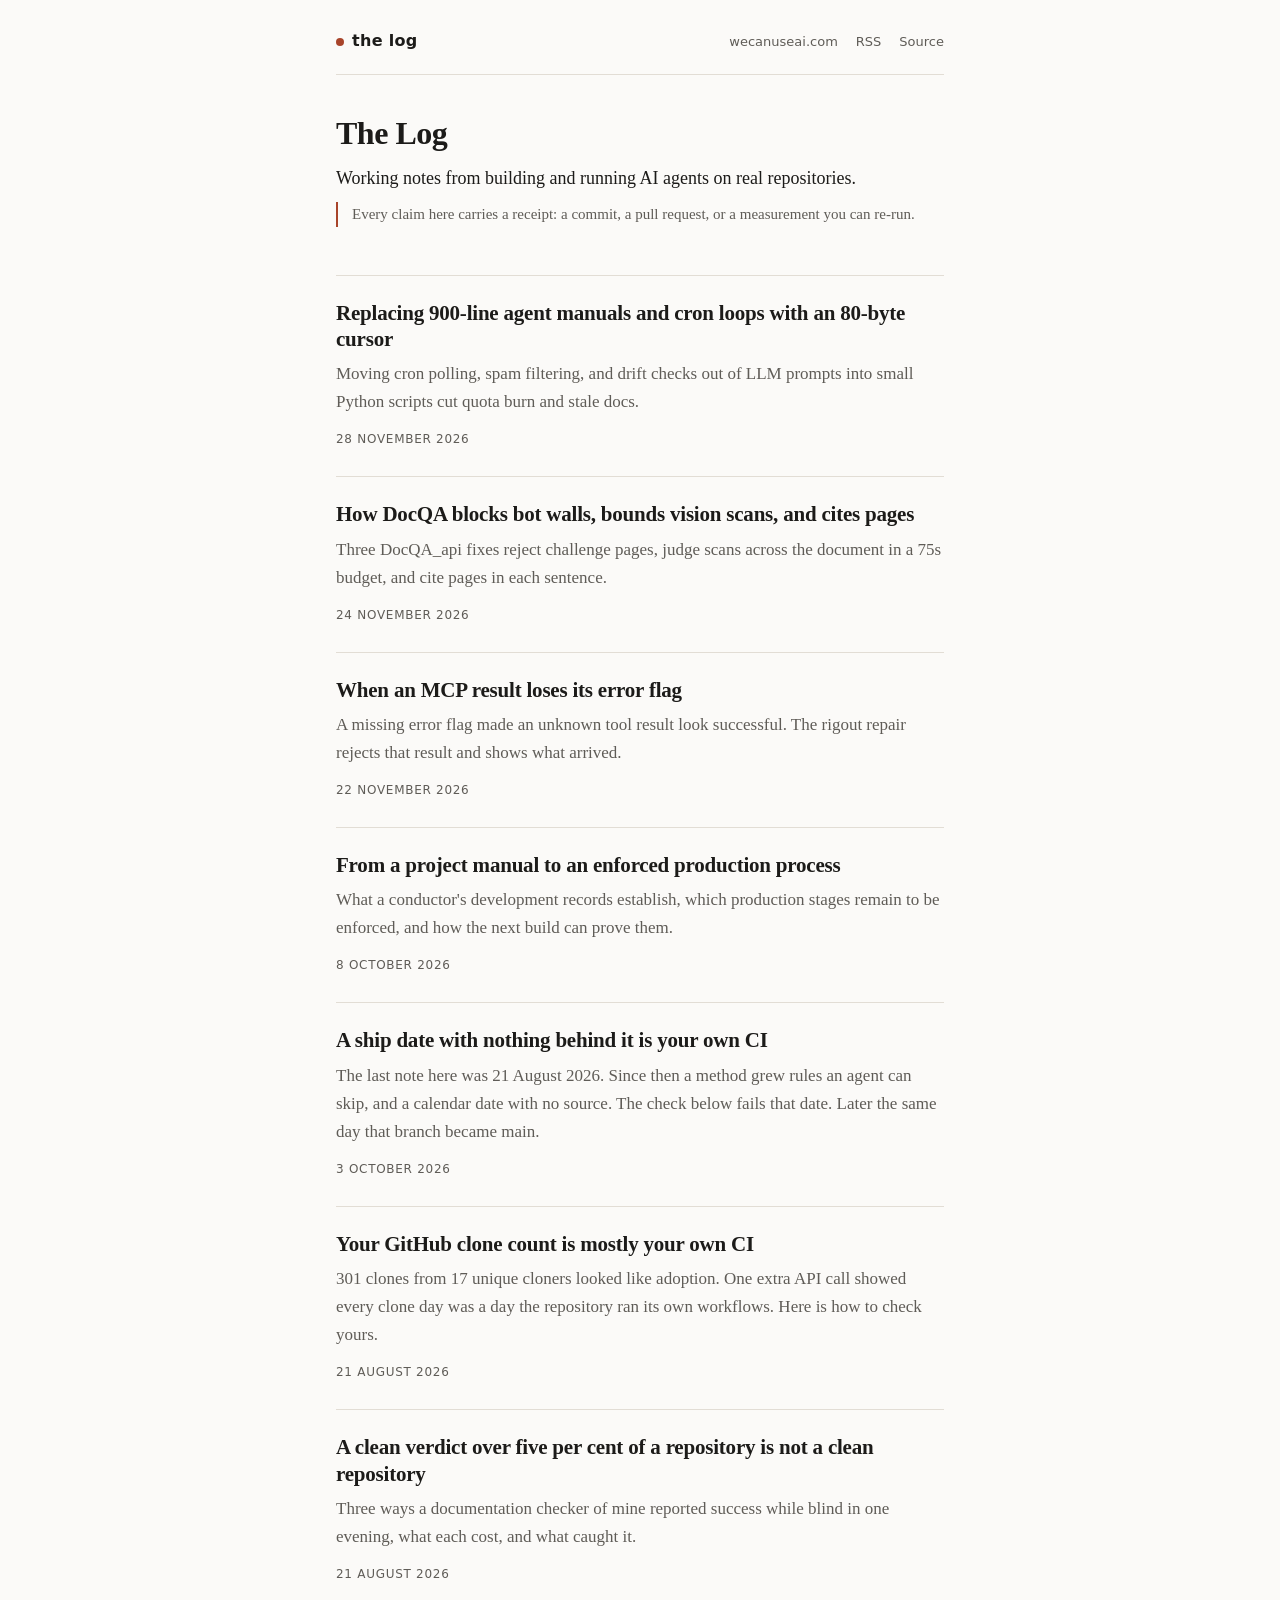
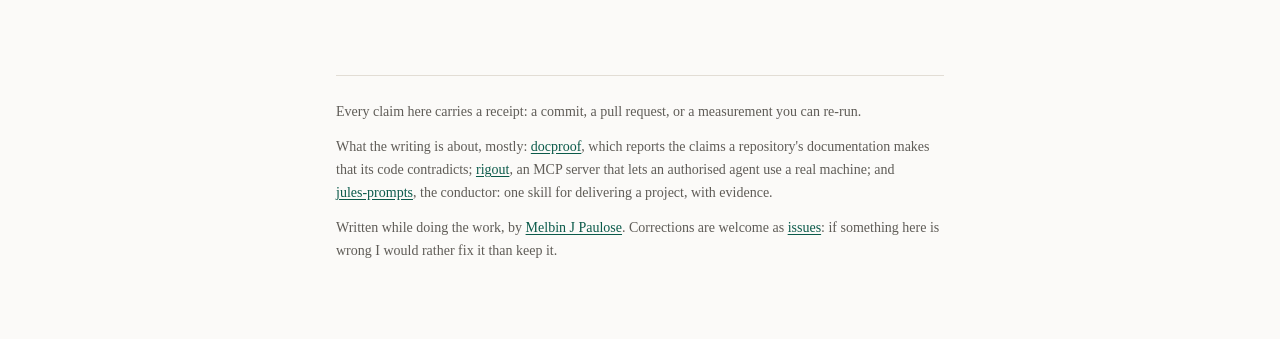
<file: index.html>
<!doctype html>
<html lang="en">
<head>
<meta charset="utf-8">
<meta name="viewport" content="width=device-width, initial-scale=1">
<title>The Log - Working notes from building and running AI agents on real repositories.</title>
<meta name="description" content="Working notes from building and running AI agents on real repositories.">
<link rel="canonical" href="https://log.wecanuseai.com/">
<meta name="author" content="Melbin J Paulose">
<meta property="og:type" content="website">
<meta property="og:title" content="The Log - Working notes from building and running AI agents on real repositories.">
<meta property="og:description" content="Working notes from building and running AI agents on real repositories.">
<meta property="og:url" content="https://log.wecanuseai.com/">
<meta property="og:site_name" content="The Log">
<meta name="twitter:card" content="summary">
<link rel="alternate" type="application/rss+xml" title="The Log" href="https://log.wecanuseai.com/feed.xml">
<link rel="icon" href="https://favicon.wecanuseai.com/favicon.ico">
<link rel="stylesheet" href="/style.css">
</head>
<body>
<header>
  <a class="wordmark" href="/">The Log</a>
  <nav>
    <a href="https://wecanuseai.com/">wecanuseai.com</a>
    <a href="/feed.xml">RSS</a>
    <a href="https://github.com/melbinjp/log">Source</a>
  </nav>
</header>
<main>
<section class="intro">
  <h1>The Log</h1>
  <p class="tagline">Working notes from building and running AI agents on real repositories.</p>
  <p class="promise">Every claim here carries a receipt: a commit, a pull request, or a measurement you can re-run.</p>
</section>
<ol class="entries">
<li class="entry">
  <a class="entry-title" href="/p/cutting-agent-prose-and-polling-noise.html">Replacing 900-line agent manuals and cron loops with an 80-byte cursor</a>
  <p class="entry-desc">Moving cron polling, spam filtering, and drift checks out of LLM prompts into small Python scripts cut quota burn and stale docs.</p>
  <time datetime="2026-11-28">28 November 2026</time>
</li>
<li class="entry">
  <a class="entry-title" href="/p/docqa-bot-check-and-citations.html">How DocQA blocks bot walls, bounds vision scans, and cites pages</a>
  <p class="entry-desc">Three DocQA_api fixes reject challenge pages, judge scans across the document in a 75s budget, and cite pages in each sentence.</p>
  <time datetime="2026-11-24">24 November 2026</time>
</li>
<li class="entry">
  <a class="entry-title" href="/p/mcp-missing-error-flag.html">When an MCP result loses its error flag</a>
  <p class="entry-desc">A missing error flag made an unknown tool result look successful. The rigout repair rejects that result and shows what arrived.</p>
  <time datetime="2026-11-22">22 November 2026</time>
</li>
<li class="entry">
  <a class="entry-title" href="/p/enforced-production-process.html">From a project manual to an enforced production process</a>
  <p class="entry-desc">What a conductor&#x27;s development records establish, which production stages remain to be enforced, and how the next build can prove them.</p>
  <time datetime="2026-10-08">8 October 2026</time>
</li>
<li class="entry">
  <a class="entry-title" href="/p/a-ship-date-is-your-own-ci.html">A ship date with nothing behind it is your own CI</a>
  <p class="entry-desc">The last note here was 21 August 2026. Since then a method grew rules an agent can skip, and a calendar date with no source. The check below fails that date. Later the same day that branch became main.</p>
  <time datetime="2026-10-03">3 October 2026</time>
</li>
<li class="entry">
  <a class="entry-title" href="/p/your-clone-count-is-your-own-ci.html">Your GitHub clone count is mostly your own CI</a>
  <p class="entry-desc">301 clones from 17 unique cloners looked like adoption. One extra API call showed every clone day was a day the repository ran its own workflows. Here is how to check yours.</p>
  <time datetime="2026-08-21">21 August 2026</time>
</li>
<li class="entry">
  <a class="entry-title" href="/p/a-clean-verdict-over-five-per-cent.html">A clean verdict over five per cent of a repository is not a clean repository</a>
  <p class="entry-desc">Three ways a documentation checker of mine reported success while blind in one evening, what each cost, and what caught it.</p>
  <time datetime="2026-08-21">21 August 2026</time>
</li>
</ol>
</main>
<footer>
  <p>Every claim here carries a receipt: a commit, a pull request, or a measurement you can re-run.</p>
  <p class="what">What the writing is about, mostly:
     <a href="https://github.com/melbinjp/docproof">docproof</a>, which reports the claims a
     repository's documentation makes that its code contradicts;
     <a href="https://github.com/melbinjp/rigout">rigout</a>, an MCP server that lets an
     authorised agent use a real machine; and
     <a href="https://jules-prompts.wecanuseai.com/">jules-prompts</a>, the conductor:
     one skill for delivering a project, with evidence.</p>
  <p>Written while doing the work, by <a href="https://wecanuseai.com/">Melbin J Paulose</a>.
     Corrections are welcome as
     <a href="https://github.com/melbinjp/log/issues">issues</a>: if something here is wrong I
     would rather fix it than keep it.</p>
</footer>
</body>
</html>
</file>
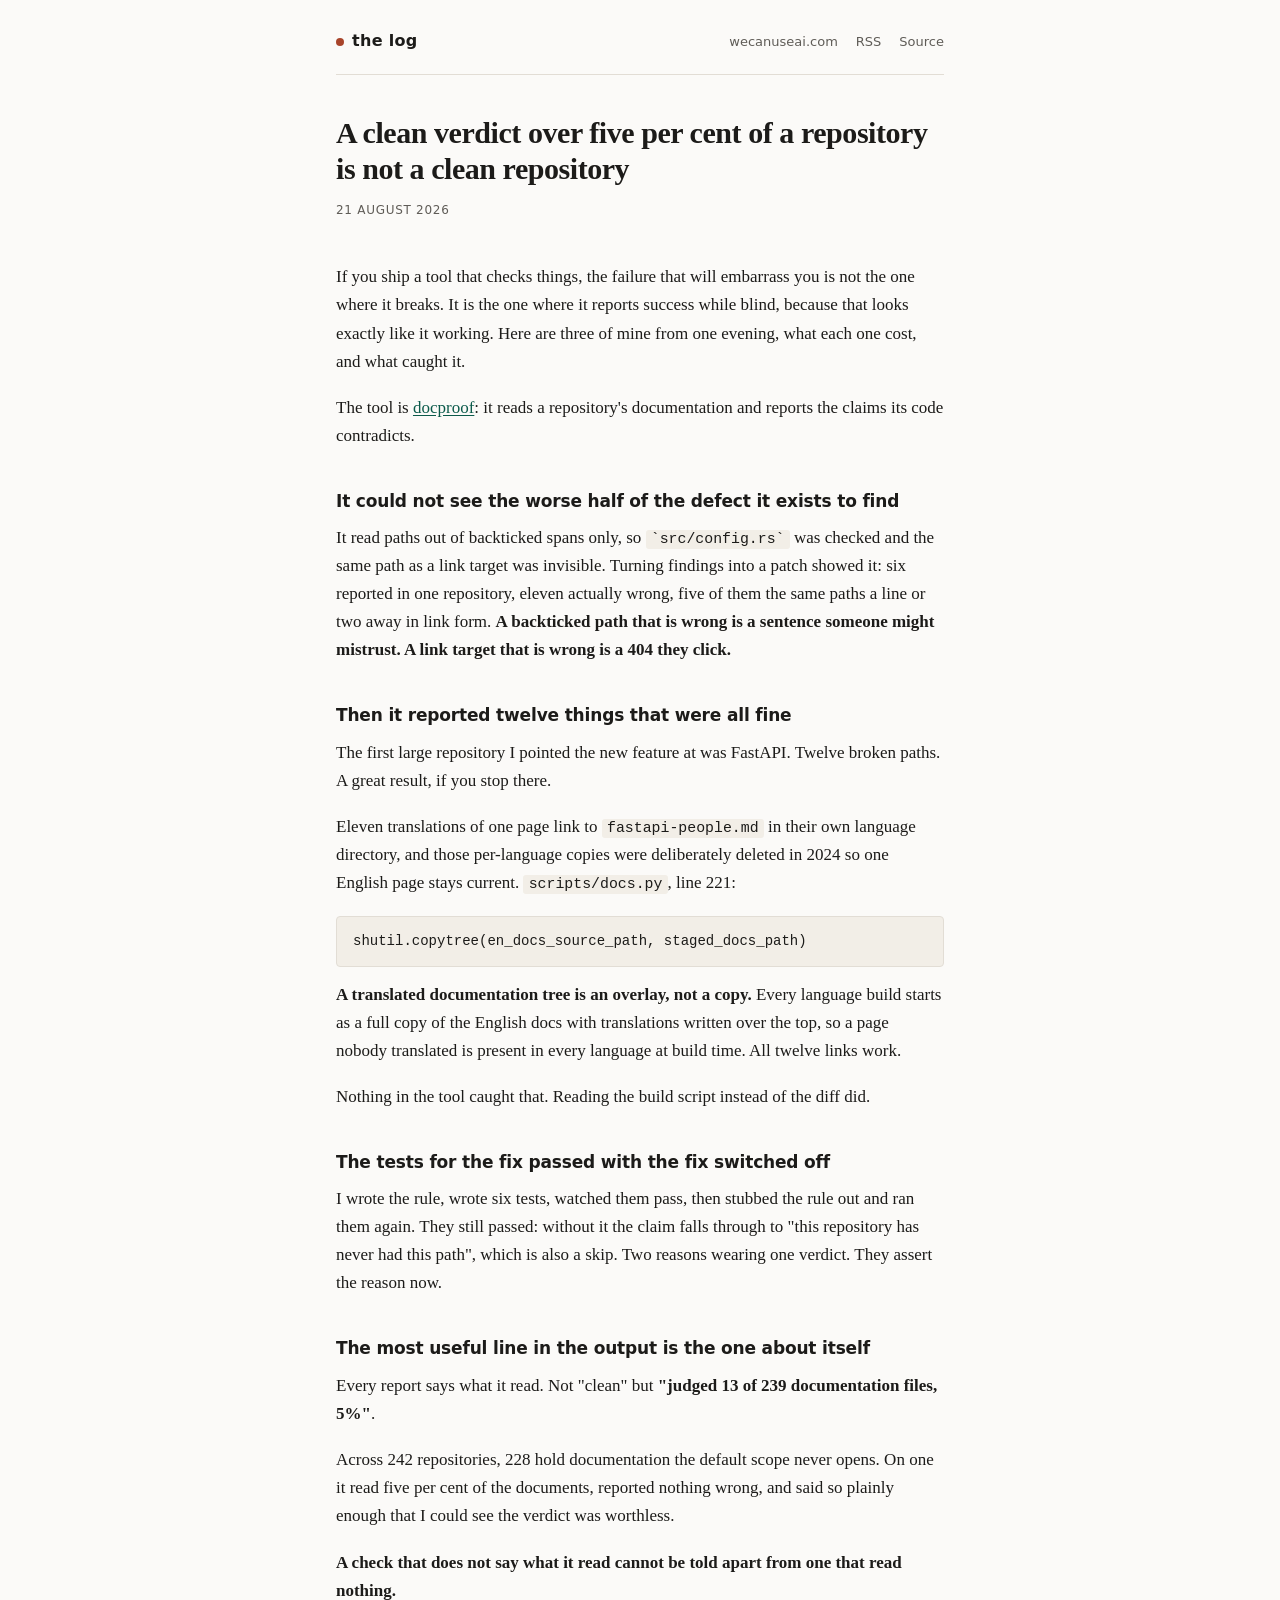
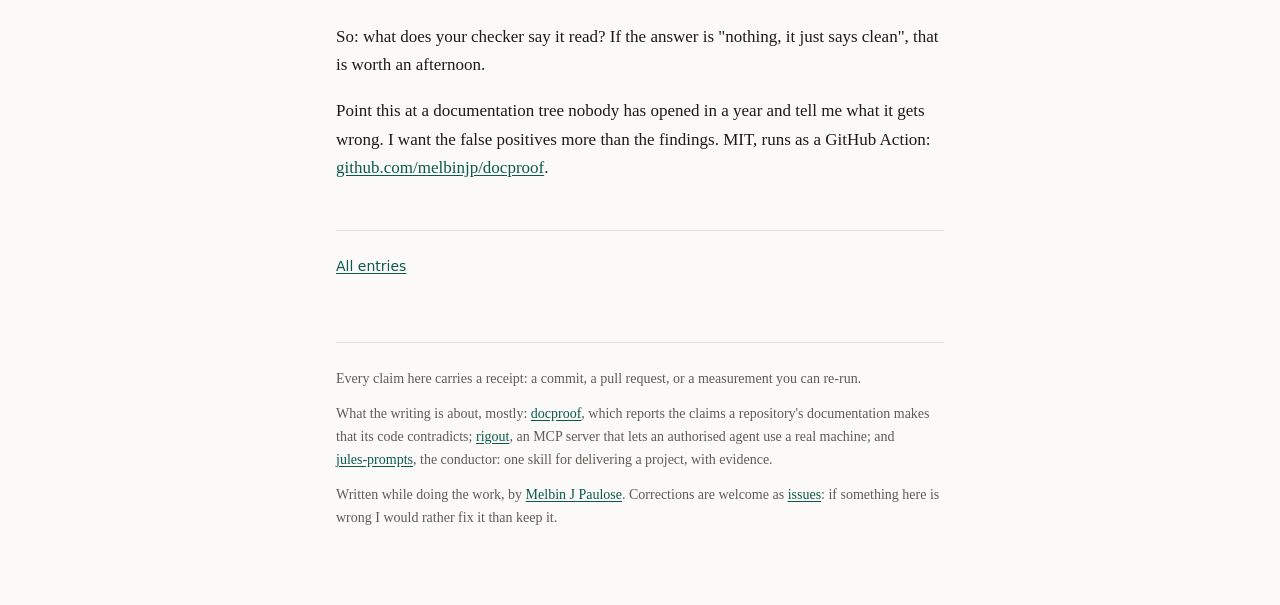
<file: p/a-clean-verdict-over-five-per-cent.html>
<!doctype html>
<html lang="en">
<head>
<meta charset="utf-8">
<meta name="viewport" content="width=device-width, initial-scale=1">
<title>A clean verdict over five per cent of a repository is not a clean repository - The Log</title>
<meta name="description" content="Three ways a documentation checker of mine reported success while blind in one evening, what each cost, and what caught it.">
<link rel="canonical" href="https://log.wecanuseai.com/p/a-clean-verdict-over-five-per-cent.html">
<meta name="author" content="Melbin J Paulose">
<meta property="og:type" content="article">
<meta property="og:title" content="A clean verdict over five per cent of a repository is not a clean repository - The Log">
<meta property="og:description" content="Three ways a documentation checker of mine reported success while blind in one evening, what each cost, and what caught it.">
<meta property="og:url" content="https://log.wecanuseai.com/p/a-clean-verdict-over-five-per-cent.html">
<meta property="og:site_name" content="The Log">
<meta name="twitter:card" content="summary">
<link rel="alternate" type="application/rss+xml" title="The Log" href="https://log.wecanuseai.com/feed.xml">
<link rel="icon" href="https://favicon.wecanuseai.com/favicon.ico">
<link rel="stylesheet" href="/style.css">
</head>
<body>
<header>
  <a class="wordmark" href="/">The Log</a>
  <nav>
    <a href="https://wecanuseai.com/">wecanuseai.com</a>
    <a href="/feed.xml">RSS</a>
    <a href="https://github.com/melbinjp/log">Source</a>
  </nav>
</header>
<main>
<article>
  <h1>A clean verdict over five per cent of a repository is not a clean repository</h1>
  <p class="byline"><time datetime="2026-08-21">21 August 2026</time></p>
<p>If you ship a tool that checks things, the failure that will embarrass you is not the one where
it breaks. It is the one where it reports success while blind, because that looks exactly like
it working. Here are three of mine from one evening, what each one cost, and what caught it.</p>
<p>The tool is <a href="https://github.com/melbinjp/docproof">docproof</a>: it reads a repository's
documentation and reports the claims its code contradicts.</p>
<h3>It could not see the worse half of the defect it exists to find</h3>
<p>It read paths out of backticked spans only, so <code>`src/config.rs`</code> was checked and the same
path as a link target was invisible. Turning findings into a patch showed it: six reported in
one repository, eleven actually wrong, five of them the same paths a line or two away in link
form. <strong>A backticked path that is wrong is a sentence someone might mistrust. A link target that
is wrong is a 404 they click.</strong></p>
<h3>Then it reported twelve things that were all fine</h3>
<p>The first large repository I pointed the new feature at was FastAPI. Twelve broken paths. A
great result, if you stop there.</p>
<p>Eleven translations of one page link to <code>fastapi-people.md</code> in their own language directory, and
those per-language copies were deliberately deleted in 2024 so one English page stays current.
<code>scripts/docs.py</code>, line 221:</p>
<pre><code class="language-python">shutil.copytree(en_docs_source_path, staged_docs_path)
</code></pre>
<p><strong>A translated documentation tree is an overlay, not a copy.</strong> Every language build starts as a
full copy of the English docs with translations written over the top, so a page nobody
translated is present in every language at build time. All twelve links work.</p>
<p>Nothing in the tool caught that. Reading the build script instead of the diff did.</p>
<h3>The tests for the fix passed with the fix switched off</h3>
<p>I wrote the rule, wrote six tests, watched them pass, then stubbed the rule out and ran them
again. They still passed: without it the claim falls through to "this repository has never had
this path", which is also a skip. Two reasons wearing one verdict. They assert the reason now.</p>
<h3>The most useful line in the output is the one about itself</h3>
<p>Every report says what it read. Not "clean" but <strong>"judged 13 of 239 documentation files, 5%"</strong>.</p>
<p>Across 242 repositories, 228 hold documentation the default scope never opens. On one it read
five per cent of the documents, reported nothing wrong, and said so plainly enough that I could
see the verdict was worthless.</p>
<p><strong>A check that does not say what it read cannot be told apart from one that read nothing.</strong></p>
<p>So: what does your checker say it read? If the answer is "nothing, it just says clean", that is
worth an afternoon.</p>
<p>Point this at a documentation tree nobody has opened in a year and tell me what it gets wrong. I
want the false positives more than the findings. MIT, runs as a GitHub Action:
<a href="https://github.com/melbinjp/docproof">github.com/melbinjp/docproof</a>.</p>
  <p class="back"><a href="/">All entries</a></p>
</article>
</main>
<footer>
  <p>Every claim here carries a receipt: a commit, a pull request, or a measurement you can re-run.</p>
  <p class="what">What the writing is about, mostly:
     <a href="https://github.com/melbinjp/docproof">docproof</a>, which reports the claims a
     repository's documentation makes that its code contradicts;
     <a href="https://github.com/melbinjp/rigout">rigout</a>, an MCP server that lets an
     authorised agent use a real machine; and
     <a href="https://jules-prompts.wecanuseai.com/">jules-prompts</a>, the conductor:
     one skill for delivering a project, with evidence.</p>
  <p>Written while doing the work, by <a href="https://wecanuseai.com/">Melbin J Paulose</a>.
     Corrections are welcome as
     <a href="https://github.com/melbinjp/log/issues">issues</a>: if something here is wrong I
     would rather fix it than keep it.</p>
</footer>
</body>
</html>
</file>
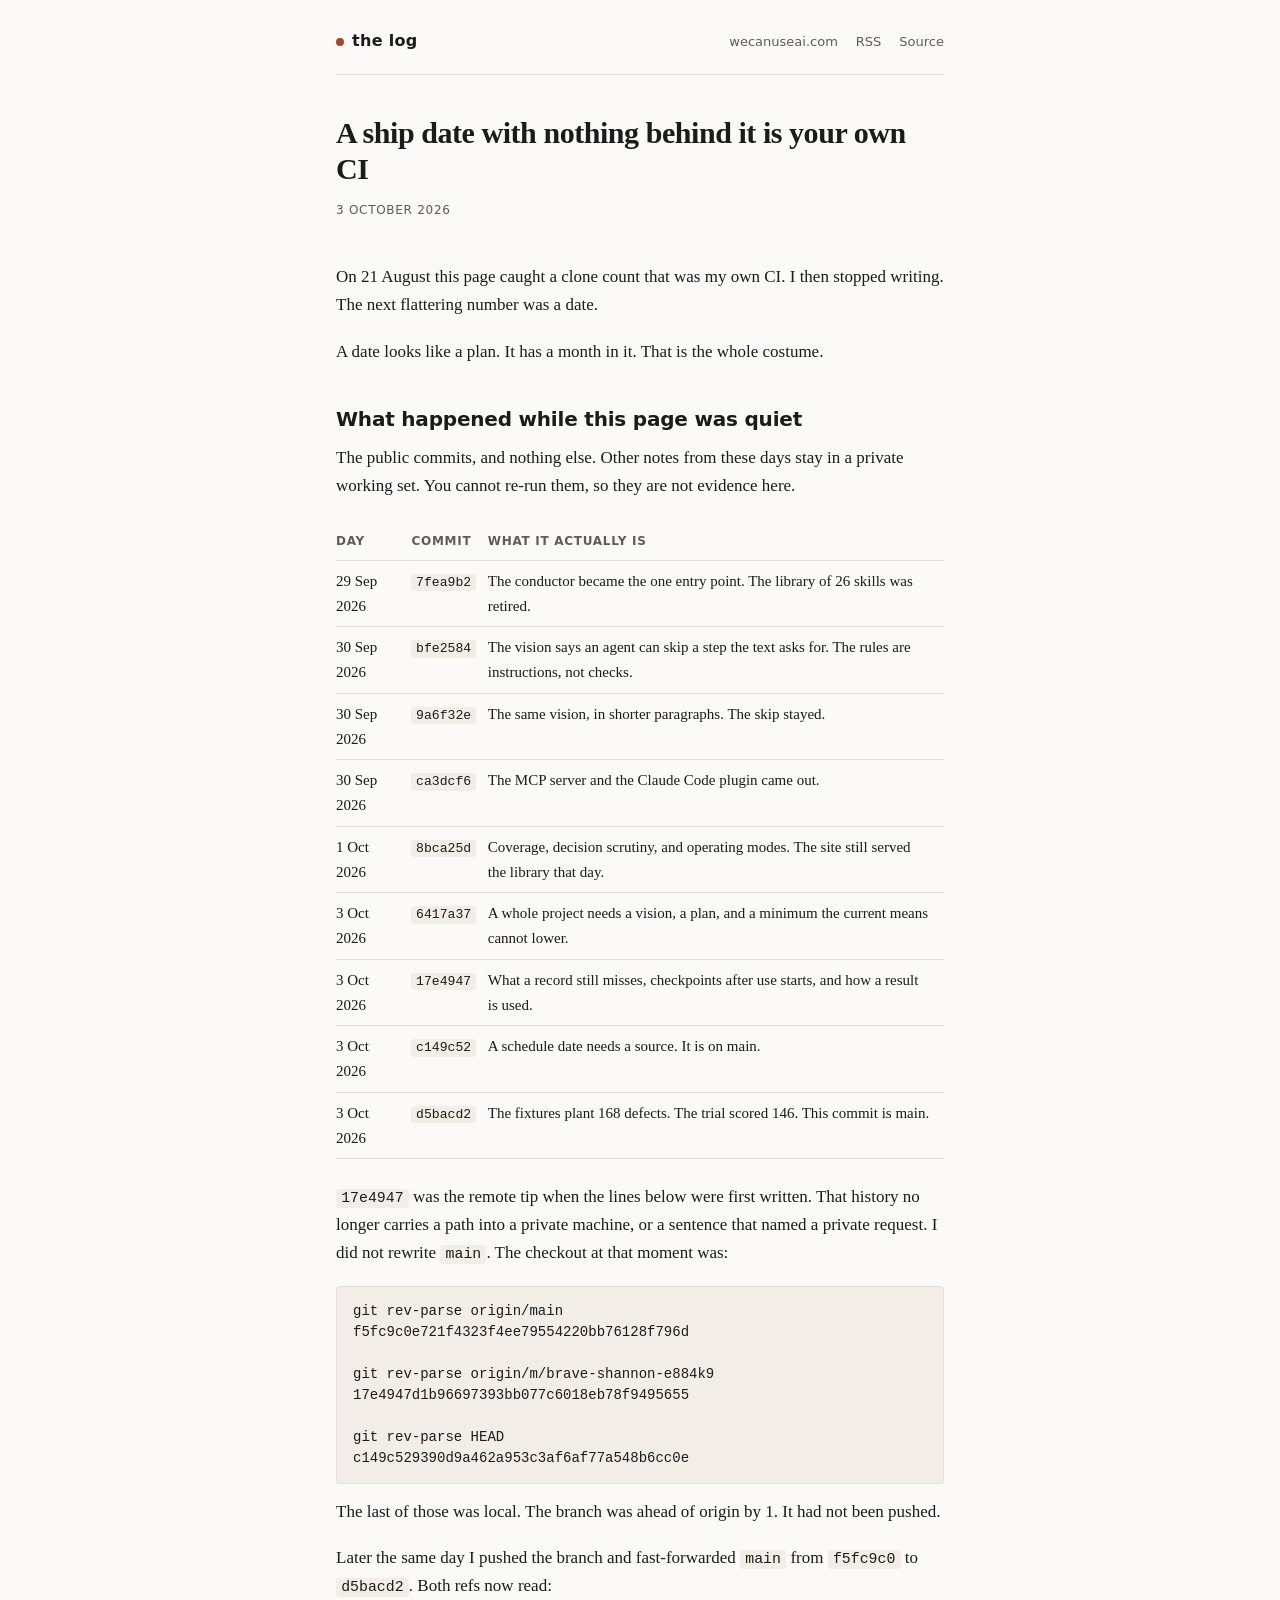
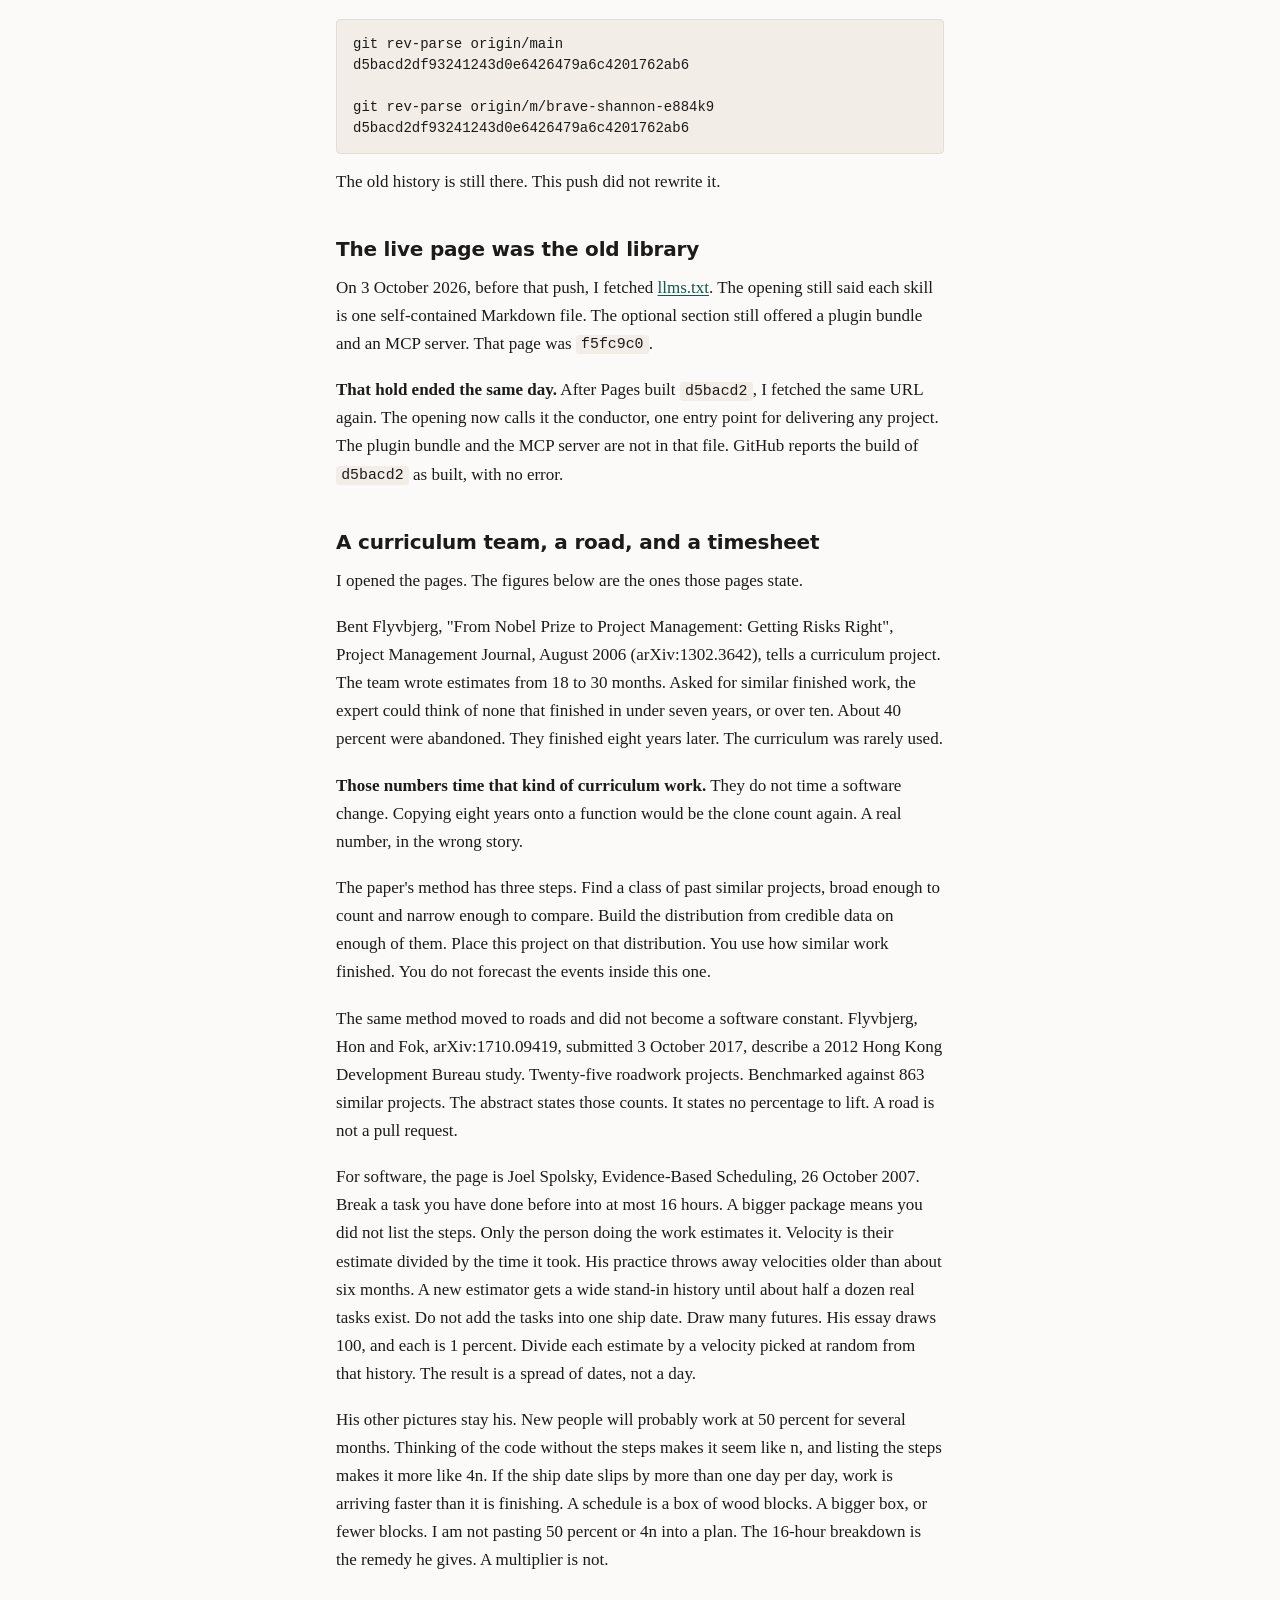
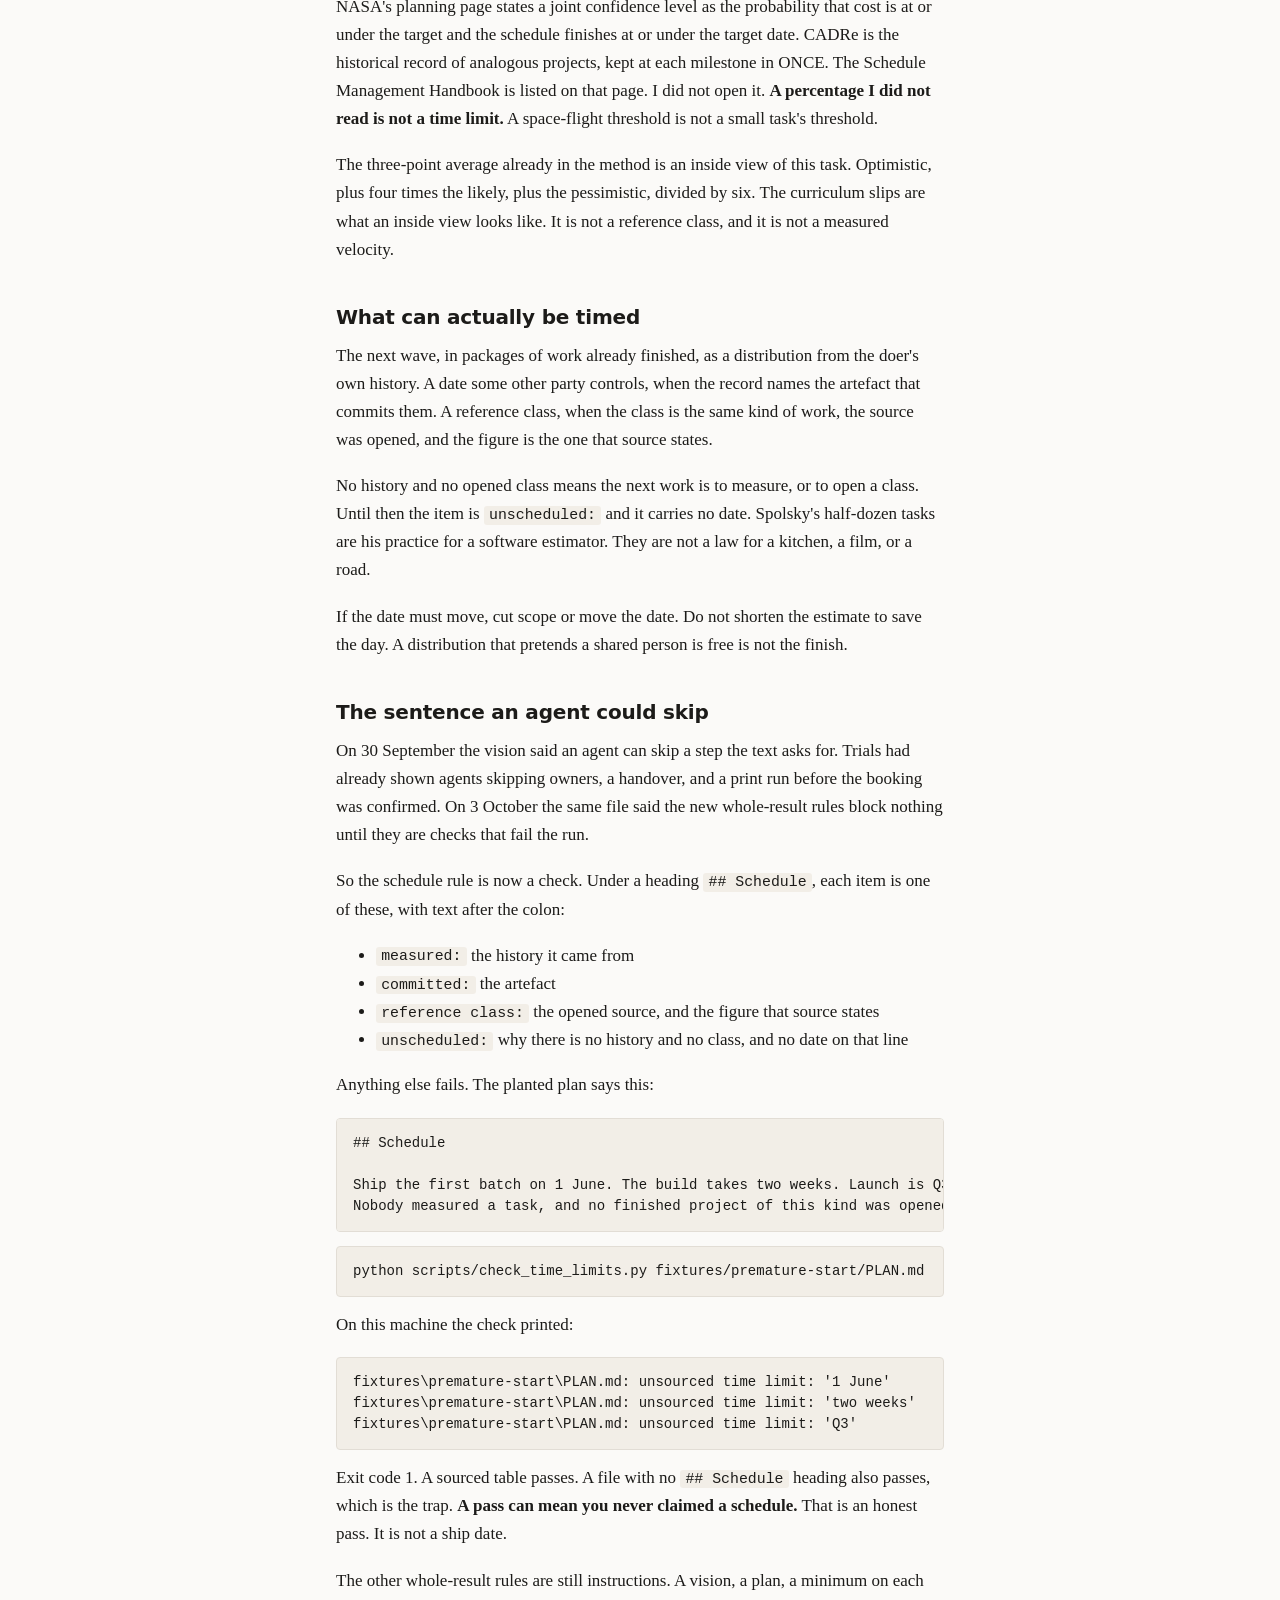
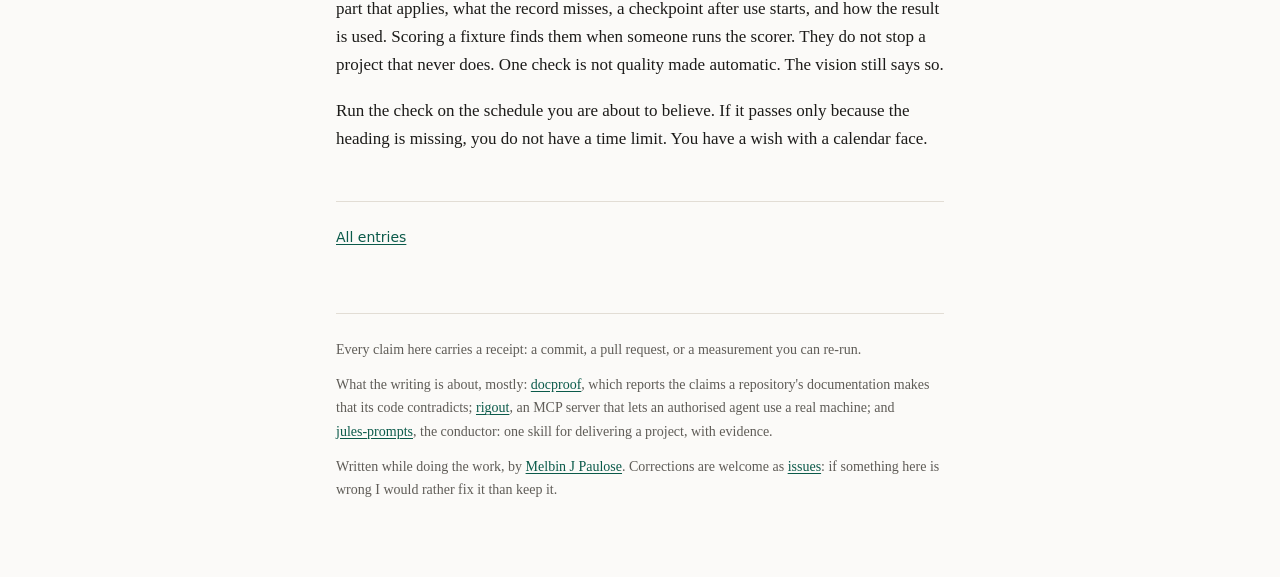
<file: p/a-ship-date-is-your-own-ci.html>
<!doctype html>
<html lang="en">
<head>
<meta charset="utf-8">
<meta name="viewport" content="width=device-width, initial-scale=1">
<title>A ship date with nothing behind it is your own CI - The Log</title>
<meta name="description" content="The last note here was 21 August 2026. Since then a method grew rules an agent can skip, and a calendar date with no source. The check below fails that date. Later the same day that branch became main.">
<link rel="canonical" href="https://log.wecanuseai.com/p/a-ship-date-is-your-own-ci.html">
<meta name="author" content="Melbin J Paulose">
<meta property="og:type" content="article">
<meta property="og:title" content="A ship date with nothing behind it is your own CI - The Log">
<meta property="og:description" content="The last note here was 21 August 2026. Since then a method grew rules an agent can skip, and a calendar date with no source. The check below fails that date. Later the same day that branch became main.">
<meta property="og:url" content="https://log.wecanuseai.com/p/a-ship-date-is-your-own-ci.html">
<meta property="og:site_name" content="The Log">
<meta name="twitter:card" content="summary">
<link rel="alternate" type="application/rss+xml" title="The Log" href="https://log.wecanuseai.com/feed.xml">
<link rel="icon" href="https://favicon.wecanuseai.com/favicon.ico">
<link rel="stylesheet" href="/style.css">
</head>
<body>
<header>
  <a class="wordmark" href="/">The Log</a>
  <nav>
    <a href="https://wecanuseai.com/">wecanuseai.com</a>
    <a href="/feed.xml">RSS</a>
    <a href="https://github.com/melbinjp/log">Source</a>
  </nav>
</header>
<main>
<article>
  <h1>A ship date with nothing behind it is your own CI</h1>
  <p class="byline"><time datetime="2026-10-03">3 October 2026</time></p>
<p>On 21 August this page caught a clone count that was my own CI. I then stopped
writing. The next flattering number was a date.</p>
<p>A date looks like a plan. It has a month in it. That is the whole costume.</p>
<h2>What happened while this page was quiet</h2>
<p>The public commits, and nothing else. Other notes from these days stay in a
private working set. You cannot re-run them, so they are not evidence here.</p>
<table>
<thead>
<tr>
<th>Day</th>
<th>Commit</th>
<th>What it actually is</th>
</tr>
</thead>
<tbody>
<tr>
<td>29 Sep 2026</td>
<td><code>7fea9b2</code></td>
<td>The conductor became the one entry point. The library of 26 skills was retired.</td>
</tr>
<tr>
<td>30 Sep 2026</td>
<td><code>bfe2584</code></td>
<td>The vision says an agent can skip a step the text asks for. The rules are instructions, not checks.</td>
</tr>
<tr>
<td>30 Sep 2026</td>
<td><code>9a6f32e</code></td>
<td>The same vision, in shorter paragraphs. The skip stayed.</td>
</tr>
<tr>
<td>30 Sep 2026</td>
<td><code>ca3dcf6</code></td>
<td>The MCP server and the Claude Code plugin came out.</td>
</tr>
<tr>
<td>1 Oct 2026</td>
<td><code>8bca25d</code></td>
<td>Coverage, decision scrutiny, and operating modes. The site still served the library that day.</td>
</tr>
<tr>
<td>3 Oct 2026</td>
<td><code>6417a37</code></td>
<td>A whole project needs a vision, a plan, and a minimum the current means cannot lower.</td>
</tr>
<tr>
<td>3 Oct 2026</td>
<td><code>17e4947</code></td>
<td>What a record still misses, checkpoints after use starts, and how a result is used.</td>
</tr>
<tr>
<td>3 Oct 2026</td>
<td><code>c149c52</code></td>
<td>A schedule date needs a source. It is on main.</td>
</tr>
<tr>
<td>3 Oct 2026</td>
<td><code>d5bacd2</code></td>
<td>The fixtures plant 168 defects. The trial scored 146. This commit is main.</td>
</tr>
</tbody>
</table>
<p><code>17e4947</code> was the remote tip when the lines below were first written. That
history no longer carries a path into a private machine, or a sentence that
named a private request. I did not rewrite <code>main</code>. The checkout at that moment
was:</p>
<pre><code>git rev-parse origin/main
f5fc9c0e721f4323f4ee79554220bb76128f796d

git rev-parse origin/m/brave-shannon-e884k9
17e4947d1b96697393bb077c6018eb78f9495655

git rev-parse HEAD
c149c529390d9a462a953c3af6af77a548b6cc0e
</code></pre>
<p>The last of those was local. The branch was ahead of origin by 1. It had not
been pushed.</p>
<p>Later the same day I pushed the branch and fast-forwarded <code>main</code> from <code>f5fc9c0</code>
to <code>d5bacd2</code>. Both refs now read:</p>
<pre><code>git rev-parse origin/main
d5bacd2df93241243d0e6426479a6c4201762ab6

git rev-parse origin/m/brave-shannon-e884k9
d5bacd2df93241243d0e6426479a6c4201762ab6
</code></pre>
<p>The old history is still there. This push did not rewrite it.</p>
<h2>The live page was the old library</h2>
<p>On 3 October 2026, before that push, I fetched
<a href="https://jules-prompts.wecanuseai.com/llms.txt">llms.txt</a>. The opening still said
each skill is one self-contained Markdown file. The optional section still
offered a plugin bundle and an MCP server. That page was <code>f5fc9c0</code>.</p>
<p><strong>That hold ended the same day.</strong> After Pages built <code>d5bacd2</code>, I fetched the
same URL again. The opening now calls it the conductor, one entry point for
delivering any project. The plugin bundle and the MCP server are not in that
file. GitHub reports the build of <code>d5bacd2</code> as built, with no error.</p>
<h2>A curriculum team, a road, and a timesheet</h2>
<p>I opened the pages. The figures below are the ones those pages state.</p>
<p>Bent Flyvbjerg, "From Nobel Prize to Project Management: Getting Risks Right",
Project Management Journal, August 2006 (arXiv:1302.3642), tells a curriculum
project. The team wrote estimates from 18 to 30 months. Asked for similar
finished work, the expert could think of none that finished in under seven
years, or over ten. About 40 percent were abandoned. They finished eight years
later. The curriculum was rarely used.</p>
<p><strong>Those numbers time that kind of curriculum work.</strong> They do not time a software
change. Copying eight years onto a function would be the clone count again. A
real number, in the wrong story.</p>
<p>The paper's method has three steps. Find a class of past similar projects, broad
enough to count and narrow enough to compare. Build the distribution from
credible data on enough of them. Place this project on that distribution. You
use how similar work finished. You do not forecast the events inside this one.</p>
<p>The same method moved to roads and did not become a software constant.
Flyvbjerg, Hon and Fok, arXiv:1710.09419, submitted 3 October 2017, describe a
2012 Hong Kong Development Bureau study. Twenty-five roadwork projects.
Benchmarked against 863 similar projects. The abstract states those counts. It
states no percentage to lift. A road is not a pull request.</p>
<p>For software, the page is Joel Spolsky, Evidence-Based Scheduling, 26 October
2007. Break a task you have done before into at most 16 hours. A bigger package
means you did not list the steps. Only the person doing the work estimates it.
Velocity is their estimate divided by the time it took. His practice throws
away velocities older than about six months. A new estimator gets a wide
stand-in history until about half a dozen real tasks exist. Do not add the
tasks into one ship date. Draw many futures. His essay draws 100, and each is
1 percent. Divide each estimate by a velocity picked at random from that
history. The result is a spread of dates, not a day.</p>
<p>His other pictures stay his. New people will probably work at 50 percent for
several months. Thinking of the code without the steps makes it seem like n,
and listing the steps makes it more like 4n. If the ship date slips by more
than one day per day, work is arriving faster than it is finishing. A schedule
is a box of wood blocks. A bigger box, or fewer blocks. I am not pasting
50 percent or 4n into a plan. The 16-hour breakdown is the remedy he gives.
A multiplier is not.</p>
<p>NASA's planning page states a joint confidence level as the probability that
cost is at or under the target and the schedule finishes at or under the target
date. CADRe is the historical record of analogous projects, kept at each
milestone in ONCE. The Schedule Management Handbook is listed on that page. I
did not open it. <strong>A percentage I did not read is not a time limit.</strong> A
space-flight threshold is not a small task's threshold.</p>
<p>The three-point average already in the method is an inside view of this task.
Optimistic, plus four times the likely, plus the pessimistic, divided by six.
The curriculum slips are what an inside view looks like. It is not a reference
class, and it is not a measured velocity.</p>
<h2>What can actually be timed</h2>
<p>The next wave, in packages of work already finished, as a distribution from the
doer's own history. A date some other party controls, when the record names the
artefact that commits them. A reference class, when the class is the same kind
of work, the source was opened, and the figure is the one that source states.</p>
<p>No history and no opened class means the next work is to measure, or to open a
class. Until then the item is <code>unscheduled:</code> and it carries no date. Spolsky's
half-dozen tasks are his practice for a software estimator. They are not a law
for a kitchen, a film, or a road.</p>
<p>If the date must move, cut scope or move the date. Do not shorten the estimate
to save the day. A distribution that pretends a shared person is free is not
the finish.</p>
<h2>The sentence an agent could skip</h2>
<p>On 30 September the vision said an agent can skip a step the text asks for.
Trials had already shown agents skipping owners, a handover, and a print run
before the booking was confirmed. On 3 October the same file said the new
whole-result rules block nothing until they are checks that fail the run.</p>
<p>So the schedule rule is now a check. Under a heading <code>## Schedule</code>, each item
is one of these, with text after the colon:</p>
<ul>
<li><code>measured:</code> the history it came from</li>
<li><code>committed:</code> the artefact</li>
<li><code>reference class:</code> the opened source, and the figure that source states</li>
<li><code>unscheduled:</code> why there is no history and no class, and no date on that line</li>
</ul>
<p>Anything else fails. The planted plan says this:</p>
<pre><code>## Schedule

Ship the first batch on 1 June. The build takes two weeks. Launch is Q3.
Nobody measured a task, and no finished project of this kind was opened.
</code></pre>
<pre><code>python scripts/check_time_limits.py fixtures/premature-start/PLAN.md
</code></pre>
<p>On this machine the check printed:</p>
<pre><code>fixtures\premature-start\PLAN.md: unsourced time limit: '1 June'
fixtures\premature-start\PLAN.md: unsourced time limit: 'two weeks'
fixtures\premature-start\PLAN.md: unsourced time limit: 'Q3'
</code></pre>
<p>Exit code 1. A sourced table passes. A file with no <code>## Schedule</code> heading also
passes, which is the trap. <strong>A pass can mean you never claimed a schedule.</strong>
That is an honest pass. It is not a ship date.</p>
<p>The other whole-result rules are still instructions. A vision, a plan, a
minimum on each part that applies, what the record misses, a checkpoint after
use starts, and how the result is used. Scoring a fixture finds them when
someone runs the scorer. They do not stop a project that never does. One check
is not quality made automatic. The vision still says so.</p>
<p>Run the check on the schedule you are about to believe. If it passes only
because the heading is missing, you do not have a time limit. You have a wish
with a calendar face.</p>
  <p class="back"><a href="/">All entries</a></p>
</article>
</main>
<footer>
  <p>Every claim here carries a receipt: a commit, a pull request, or a measurement you can re-run.</p>
  <p class="what">What the writing is about, mostly:
     <a href="https://github.com/melbinjp/docproof">docproof</a>, which reports the claims a
     repository's documentation makes that its code contradicts;
     <a href="https://github.com/melbinjp/rigout">rigout</a>, an MCP server that lets an
     authorised agent use a real machine; and
     <a href="https://jules-prompts.wecanuseai.com/">jules-prompts</a>, the conductor:
     one skill for delivering a project, with evidence.</p>
  <p>Written while doing the work, by <a href="https://wecanuseai.com/">Melbin J Paulose</a>.
     Corrections are welcome as
     <a href="https://github.com/melbinjp/log/issues">issues</a>: if something here is wrong I
     would rather fix it than keep it.</p>
</footer>
</body>
</html>
</file>
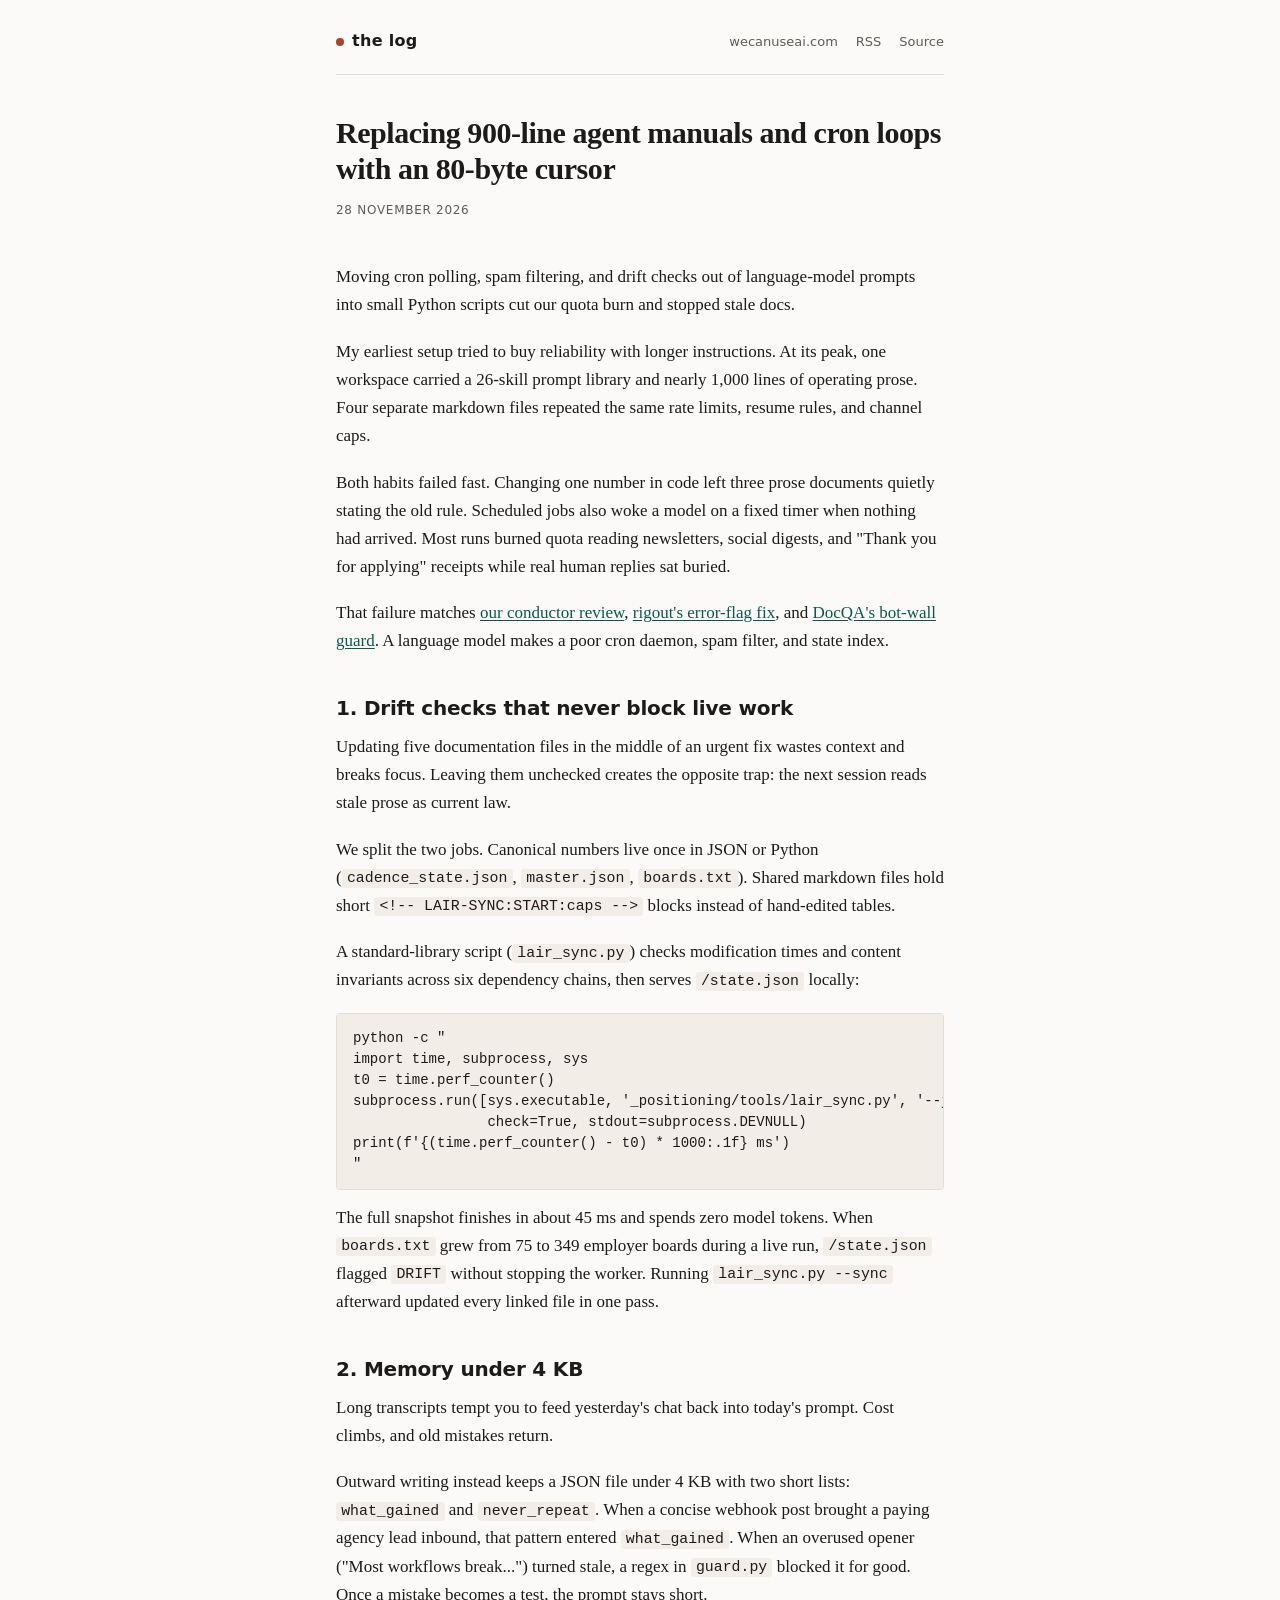
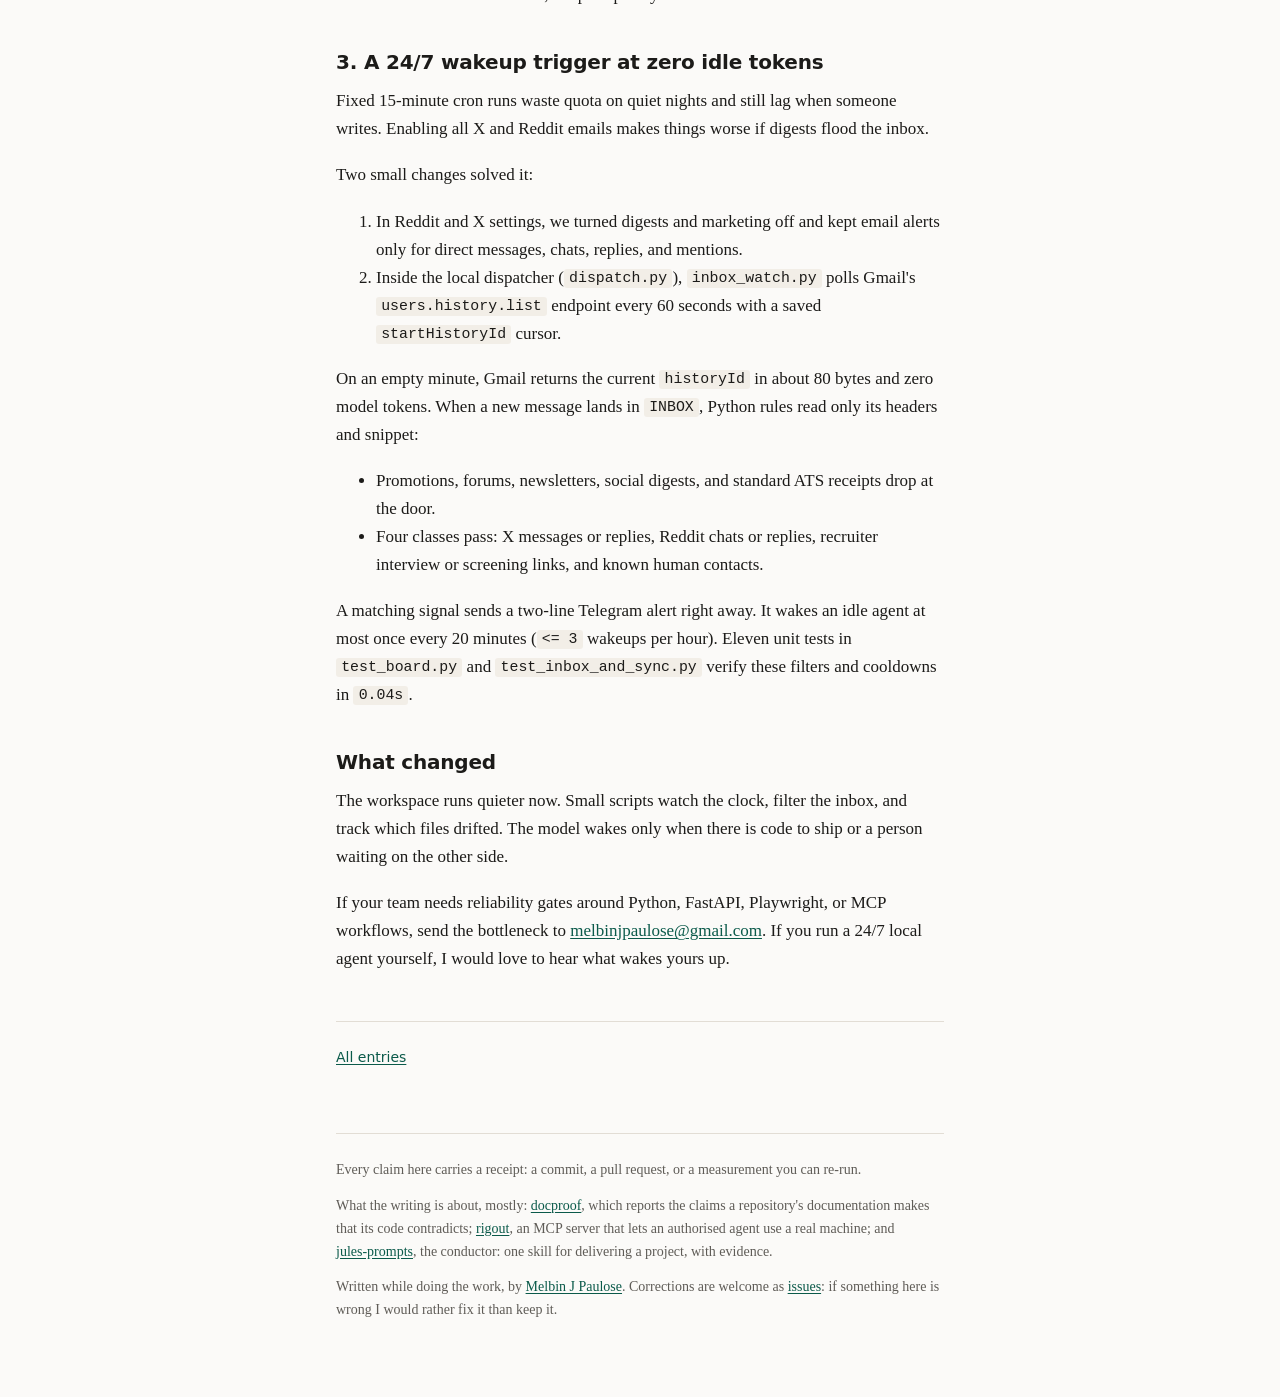
<file: p/cutting-agent-prose-and-polling-noise.html>
<!doctype html>
<html lang="en">
<head>
<meta charset="utf-8">
<meta name="viewport" content="width=device-width, initial-scale=1">
<title>Replacing 900-line agent manuals and cron loops with an 80-byte cursor - The Log</title>
<meta name="description" content="Moving cron polling, spam filtering, and drift checks out of LLM prompts into small Python scripts cut quota burn and stale docs.">
<link rel="canonical" href="https://log.wecanuseai.com/p/cutting-agent-prose-and-polling-noise.html">
<meta name="author" content="Melbin J Paulose">
<meta property="og:type" content="article">
<meta property="og:title" content="Replacing 900-line agent manuals and cron loops with an 80-byte cursor - The Log">
<meta property="og:description" content="Moving cron polling, spam filtering, and drift checks out of LLM prompts into small Python scripts cut quota burn and stale docs.">
<meta property="og:url" content="https://log.wecanuseai.com/p/cutting-agent-prose-and-polling-noise.html">
<meta property="og:site_name" content="The Log">
<meta name="twitter:card" content="summary">
<link rel="alternate" type="application/rss+xml" title="The Log" href="https://log.wecanuseai.com/feed.xml">
<link rel="icon" href="https://favicon.wecanuseai.com/favicon.ico">
<link rel="stylesheet" href="/style.css">
</head>
<body>
<header>
  <a class="wordmark" href="/">The Log</a>
  <nav>
    <a href="https://wecanuseai.com/">wecanuseai.com</a>
    <a href="/feed.xml">RSS</a>
    <a href="https://github.com/melbinjp/log">Source</a>
  </nav>
</header>
<main>
<article>
  <h1>Replacing 900-line agent manuals and cron loops with an 80-byte cursor</h1>
  <p class="byline"><time datetime="2026-11-28">28 November 2026</time></p>
<p>Moving cron polling, spam filtering, and drift checks out of language-model prompts into small Python scripts cut our quota burn and stopped stale docs.</p>
<p>My earliest setup tried to buy reliability with longer instructions.
At its peak, one workspace carried a 26-skill prompt library and nearly 1,000 lines of operating prose.
Four separate markdown files repeated the same rate limits, resume rules, and channel caps.</p>
<p>Both habits failed fast.
Changing one number in code left three prose documents quietly stating the old rule.
Scheduled jobs also woke a model on a fixed timer when nothing had arrived.
Most runs burned quota reading newsletters, social digests, and "Thank you for applying" receipts while real human replies sat buried.</p>
<p>That failure matches <a href="/p/enforced-production-process.html">our conductor review</a>, <a href="/p/mcp-missing-error-flag.html">rigout's error-flag fix</a>, and <a href="/p/docqa-bot-check-and-citations.html">DocQA's bot-wall guard</a>.
A language model makes a poor cron daemon, spam filter, and state index.</p>
<h2>1. Drift checks that never block live work</h2>
<p>Updating five documentation files in the middle of an urgent fix wastes context and breaks focus.
Leaving them unchecked creates the opposite trap: the next session reads stale prose as current law.</p>
<p>We split the two jobs.
Canonical numbers live once in JSON or Python (<code>cadence_state.json</code>, <code>master.json</code>, <code>boards.txt</code>).
Shared markdown files hold short <code>&lt;!-- LAIR-SYNC:START:caps --&gt;</code> blocks instead of hand-edited tables.</p>
<p>A standard-library script (<code>lair_sync.py</code>) checks modification times and content invariants across six dependency chains, then serves <code>/state.json</code> locally:</p>
<pre><code class="language-bash">python -c &quot;
import time, subprocess, sys
t0 = time.perf_counter()
subprocess.run([sys.executable, '_positioning/tools/lair_sync.py', '--json'],
                check=True, stdout=subprocess.DEVNULL)
print(f'{(time.perf_counter() - t0) * 1000:.1f} ms')
&quot;
</code></pre>
<p>The full snapshot finishes in about 45 ms and spends zero model tokens.
When <code>boards.txt</code> grew from 75 to 349 employer boards during a live run, <code>/state.json</code> flagged <code>DRIFT</code> without stopping the worker.
Running <code>lair_sync.py --sync</code> afterward updated every linked file in one pass.</p>
<h2>2. Memory under 4 KB</h2>
<p>Long transcripts tempt you to feed yesterday's chat back into today's prompt.
Cost climbs, and old mistakes return.</p>
<p>Outward writing instead keeps a JSON file under 4 KB with two short lists: <code>what_gained</code> and <code>never_repeat</code>.
When a concise webhook post brought a paying agency lead inbound, that pattern entered <code>what_gained</code>.
When an overused opener ("Most workflows break...") turned stale, a regex in <code>guard.py</code> blocked it for good.
Once a mistake becomes a test, the prompt stays short.</p>
<h2>3. A 24/7 wakeup trigger at zero idle tokens</h2>
<p>Fixed 15-minute cron runs waste quota on quiet nights and still lag when someone writes.
Enabling all X and Reddit emails makes things worse if digests flood the inbox.</p>
<p>Two small changes solved it:</p>
<ol>
<li>In Reddit and X settings, we turned digests and marketing off and kept email alerts only for direct messages, chats, replies, and mentions.</li>
<li>Inside the local dispatcher (<code>dispatch.py</code>), <code>inbox_watch.py</code> polls Gmail's <code>users.history.list</code> endpoint every 60 seconds with a saved <code>startHistoryId</code> cursor.</li>
</ol>
<p>On an empty minute, Gmail returns the current <code>historyId</code> in about 80 bytes and zero model tokens.
When a new message lands in <code>INBOX</code>, Python rules read only its headers and snippet:</p>
<ul>
<li>Promotions, forums, newsletters, social digests, and standard ATS receipts drop at the door.</li>
<li>Four classes pass: X messages or replies, Reddit chats or replies, recruiter interview or screening links, and known human contacts.</li>
</ul>
<p>A matching signal sends a two-line Telegram alert right away.
It wakes an idle agent at most once every 20 minutes (<code>&lt;= 3</code> wakeups per hour).
Eleven unit tests in <code>test_board.py</code> and <code>test_inbox_and_sync.py</code> verify these filters and cooldowns in <code>0.04s</code>.</p>
<h2>What changed</h2>
<p>The workspace runs quieter now.
Small scripts watch the clock, filter the inbox, and track which files drifted.
The model wakes only when there is code to ship or a person waiting on the other side.</p>
<p>If your team needs reliability gates around Python, FastAPI, Playwright, or MCP workflows, send the bottleneck to <a href="mailto:melbinjpaulose@gmail.com?subject=Agent%20workflow%20or%20tooling">melbinjpaulose@gmail.com</a>.
If you run a 24/7 local agent yourself, I would love to hear what wakes yours up.</p>
  <p class="back"><a href="/">All entries</a></p>
</article>
</main>
<footer>
  <p>Every claim here carries a receipt: a commit, a pull request, or a measurement you can re-run.</p>
  <p class="what">What the writing is about, mostly:
     <a href="https://github.com/melbinjp/docproof">docproof</a>, which reports the claims a
     repository's documentation makes that its code contradicts;
     <a href="https://github.com/melbinjp/rigout">rigout</a>, an MCP server that lets an
     authorised agent use a real machine; and
     <a href="https://jules-prompts.wecanuseai.com/">jules-prompts</a>, the conductor:
     one skill for delivering a project, with evidence.</p>
  <p>Written while doing the work, by <a href="https://wecanuseai.com/">Melbin J Paulose</a>.
     Corrections are welcome as
     <a href="https://github.com/melbinjp/log/issues">issues</a>: if something here is wrong I
     would rather fix it than keep it.</p>
</footer>
</body>
</html>
</file>
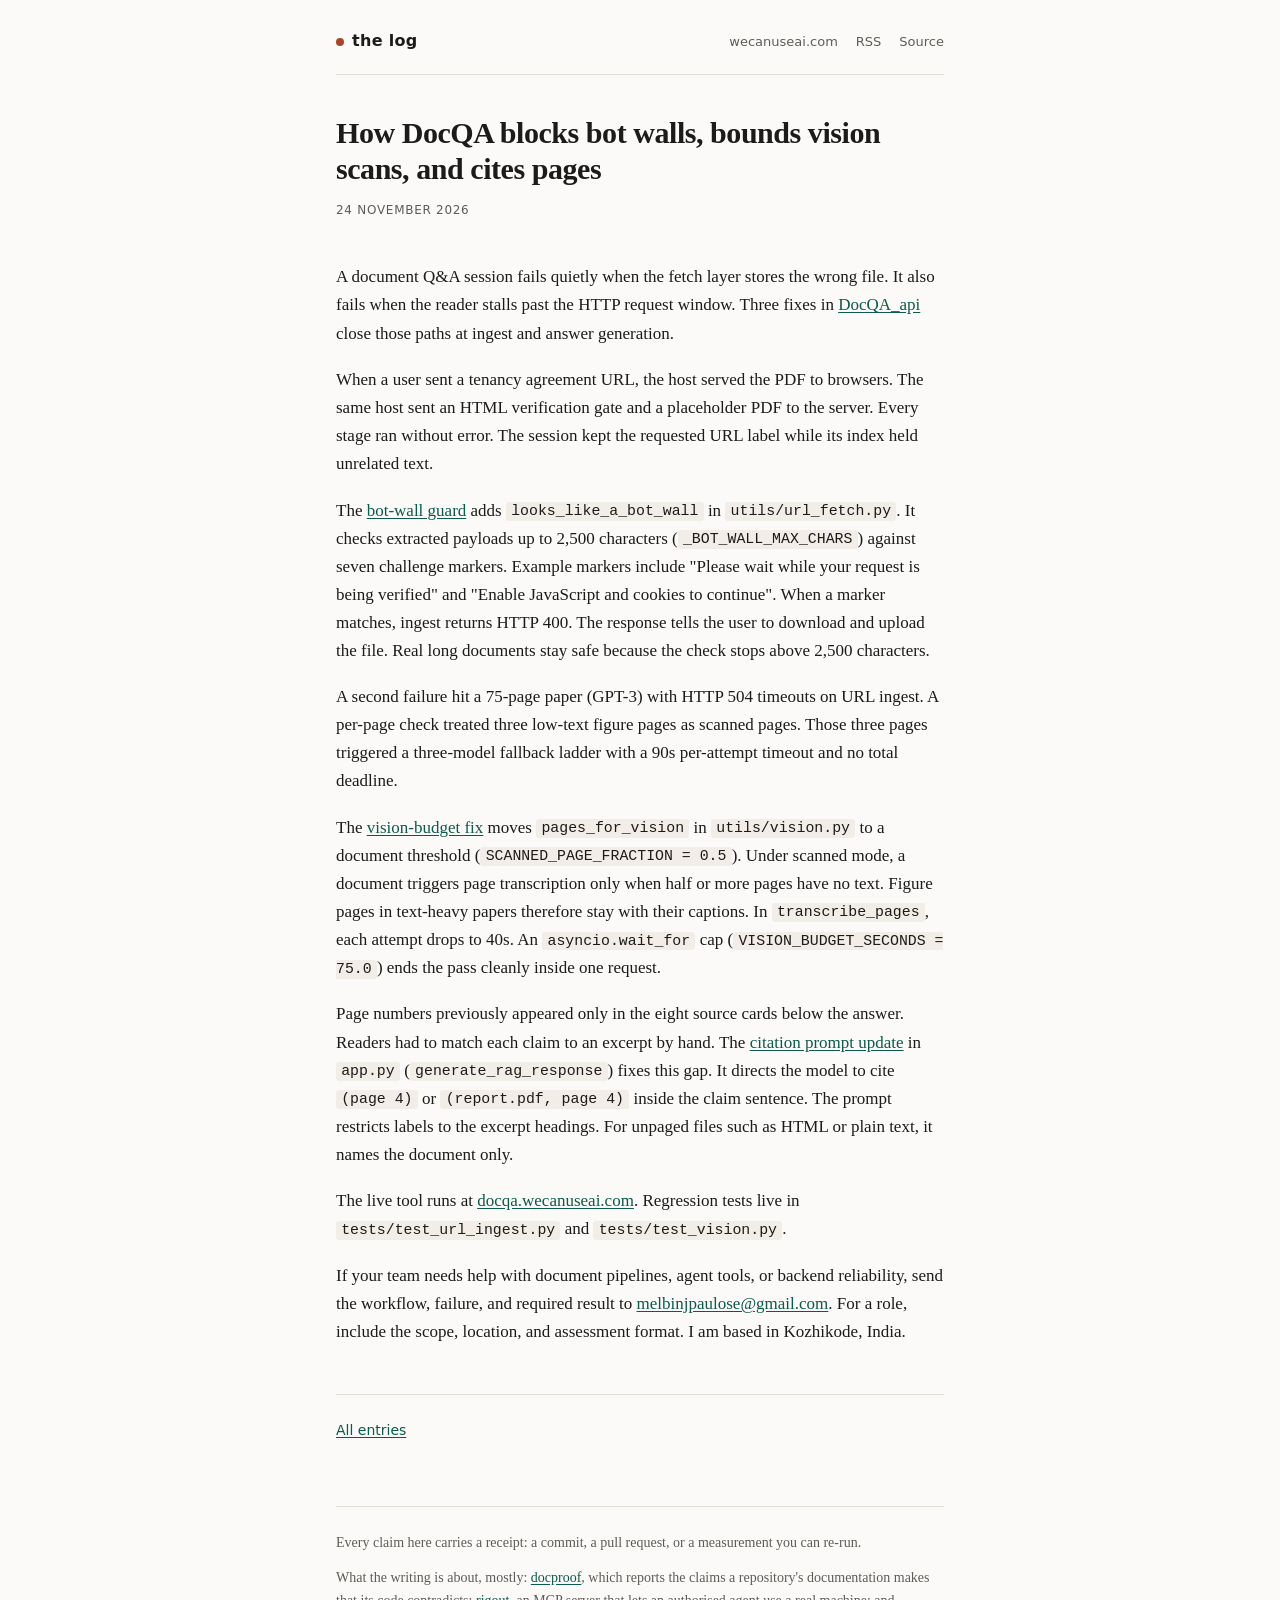
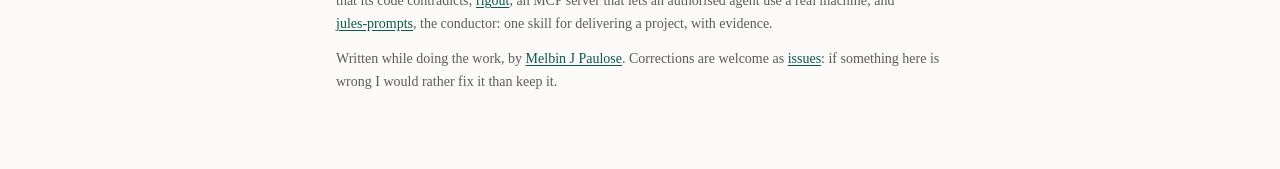
<file: p/docqa-bot-check-and-citations.html>
<!doctype html>
<html lang="en">
<head>
<meta charset="utf-8">
<meta name="viewport" content="width=device-width, initial-scale=1">
<title>How DocQA blocks bot walls, bounds vision scans, and cites pages - The Log</title>
<meta name="description" content="Three DocQA_api fixes reject challenge pages, judge scans across the document in a 75s budget, and cite pages in each sentence.">
<link rel="canonical" href="https://log.wecanuseai.com/p/docqa-bot-check-and-citations.html">
<meta name="author" content="Melbin J Paulose">
<meta property="og:type" content="article">
<meta property="og:title" content="How DocQA blocks bot walls, bounds vision scans, and cites pages - The Log">
<meta property="og:description" content="Three DocQA_api fixes reject challenge pages, judge scans across the document in a 75s budget, and cite pages in each sentence.">
<meta property="og:url" content="https://log.wecanuseai.com/p/docqa-bot-check-and-citations.html">
<meta property="og:site_name" content="The Log">
<meta name="twitter:card" content="summary">
<link rel="alternate" type="application/rss+xml" title="The Log" href="https://log.wecanuseai.com/feed.xml">
<link rel="icon" href="https://favicon.wecanuseai.com/favicon.ico">
<link rel="stylesheet" href="/style.css">
</head>
<body>
<header>
  <a class="wordmark" href="/">The Log</a>
  <nav>
    <a href="https://wecanuseai.com/">wecanuseai.com</a>
    <a href="/feed.xml">RSS</a>
    <a href="https://github.com/melbinjp/log">Source</a>
  </nav>
</header>
<main>
<article>
  <h1>How DocQA blocks bot walls, bounds vision scans, and cites pages</h1>
  <p class="byline"><time datetime="2026-11-24">24 November 2026</time></p>
<p>A document Q&amp;A session fails quietly when the fetch layer stores the wrong file.
It also fails when the reader stalls past the HTTP request window.
Three fixes in <a href="https://github.com/melbinjp/DocQA_api">DocQA_api</a> close those paths at ingest and answer generation.</p>
<p>When a user sent a tenancy agreement URL, the host served the PDF to browsers.
The same host sent an HTML verification gate and a placeholder PDF to the server.
Every stage ran without error.
The session kept the requested URL label while its index held unrelated text.</p>
<p>The <a href="https://github.com/melbinjp/DocQA_api/commit/b2dbe9e">bot-wall guard</a> adds <code>looks_like_a_bot_wall</code> in <code>utils/url_fetch.py</code>.
It checks extracted payloads up to 2,500 characters (<code>_BOT_WALL_MAX_CHARS</code>) against seven challenge markers.
Example markers include "Please wait while your request is being verified" and "Enable JavaScript and cookies to continue".
When a marker matches, ingest returns HTTP 400.
The response tells the user to download and upload the file.
Real long documents stay safe because the check stops above 2,500 characters.</p>
<p>A second failure hit a 75-page paper (GPT-3) with HTTP 504 timeouts on URL ingest.
A per-page check treated three low-text figure pages as scanned pages.
Those three pages triggered a three-model fallback ladder with a 90s per-attempt timeout and no total deadline.</p>
<p>The <a href="https://github.com/melbinjp/DocQA_api/commit/6ac24b6">vision-budget fix</a> moves <code>pages_for_vision</code> in <code>utils/vision.py</code> to a document threshold (<code>SCANNED_PAGE_FRACTION = 0.5</code>).
Under scanned mode, a document triggers page transcription only when half or more pages have no text.
Figure pages in text-heavy papers therefore stay with their captions.
In <code>transcribe_pages</code>, each attempt drops to 40s.
An <code>asyncio.wait_for</code> cap (<code>VISION_BUDGET_SECONDS = 75.0</code>) ends the pass cleanly inside one request.</p>
<p>Page numbers previously appeared only in the eight source cards below the answer.
Readers had to match each claim to an excerpt by hand.
The <a href="https://github.com/melbinjp/DocQA_api/commit/4a1a5a1">citation prompt update</a> in <code>app.py</code> (<code>generate_rag_response</code>) fixes this gap.
It directs the model to cite <code>(page 4)</code> or <code>(report.pdf, page 4)</code> inside the claim sentence.
The prompt restricts labels to the excerpt headings.
For unpaged files such as HTML or plain text, it names the document only.</p>
<p>The live tool runs at <a href="https://docqa.wecanuseai.com">docqa.wecanuseai.com</a>.
Regression tests live in <code>tests/test_url_ingest.py</code> and <code>tests/test_vision.py</code>.</p>
<p>If your team needs help with document pipelines, agent tools, or backend reliability, send the workflow, failure, and required result to <a href="mailto:melbinjpaulose@gmail.com?subject=Document%20pipeline%20or%20agent%20tooling">melbinjpaulose@gmail.com</a>.
For a role, include the scope, location, and assessment format.
I am based in Kozhikode, India.</p>
  <p class="back"><a href="/">All entries</a></p>
</article>
</main>
<footer>
  <p>Every claim here carries a receipt: a commit, a pull request, or a measurement you can re-run.</p>
  <p class="what">What the writing is about, mostly:
     <a href="https://github.com/melbinjp/docproof">docproof</a>, which reports the claims a
     repository's documentation makes that its code contradicts;
     <a href="https://github.com/melbinjp/rigout">rigout</a>, an MCP server that lets an
     authorised agent use a real machine; and
     <a href="https://jules-prompts.wecanuseai.com/">jules-prompts</a>, the conductor:
     one skill for delivering a project, with evidence.</p>
  <p>Written while doing the work, by <a href="https://wecanuseai.com/">Melbin J Paulose</a>.
     Corrections are welcome as
     <a href="https://github.com/melbinjp/log/issues">issues</a>: if something here is wrong I
     would rather fix it than keep it.</p>
</footer>
</body>
</html>
</file>
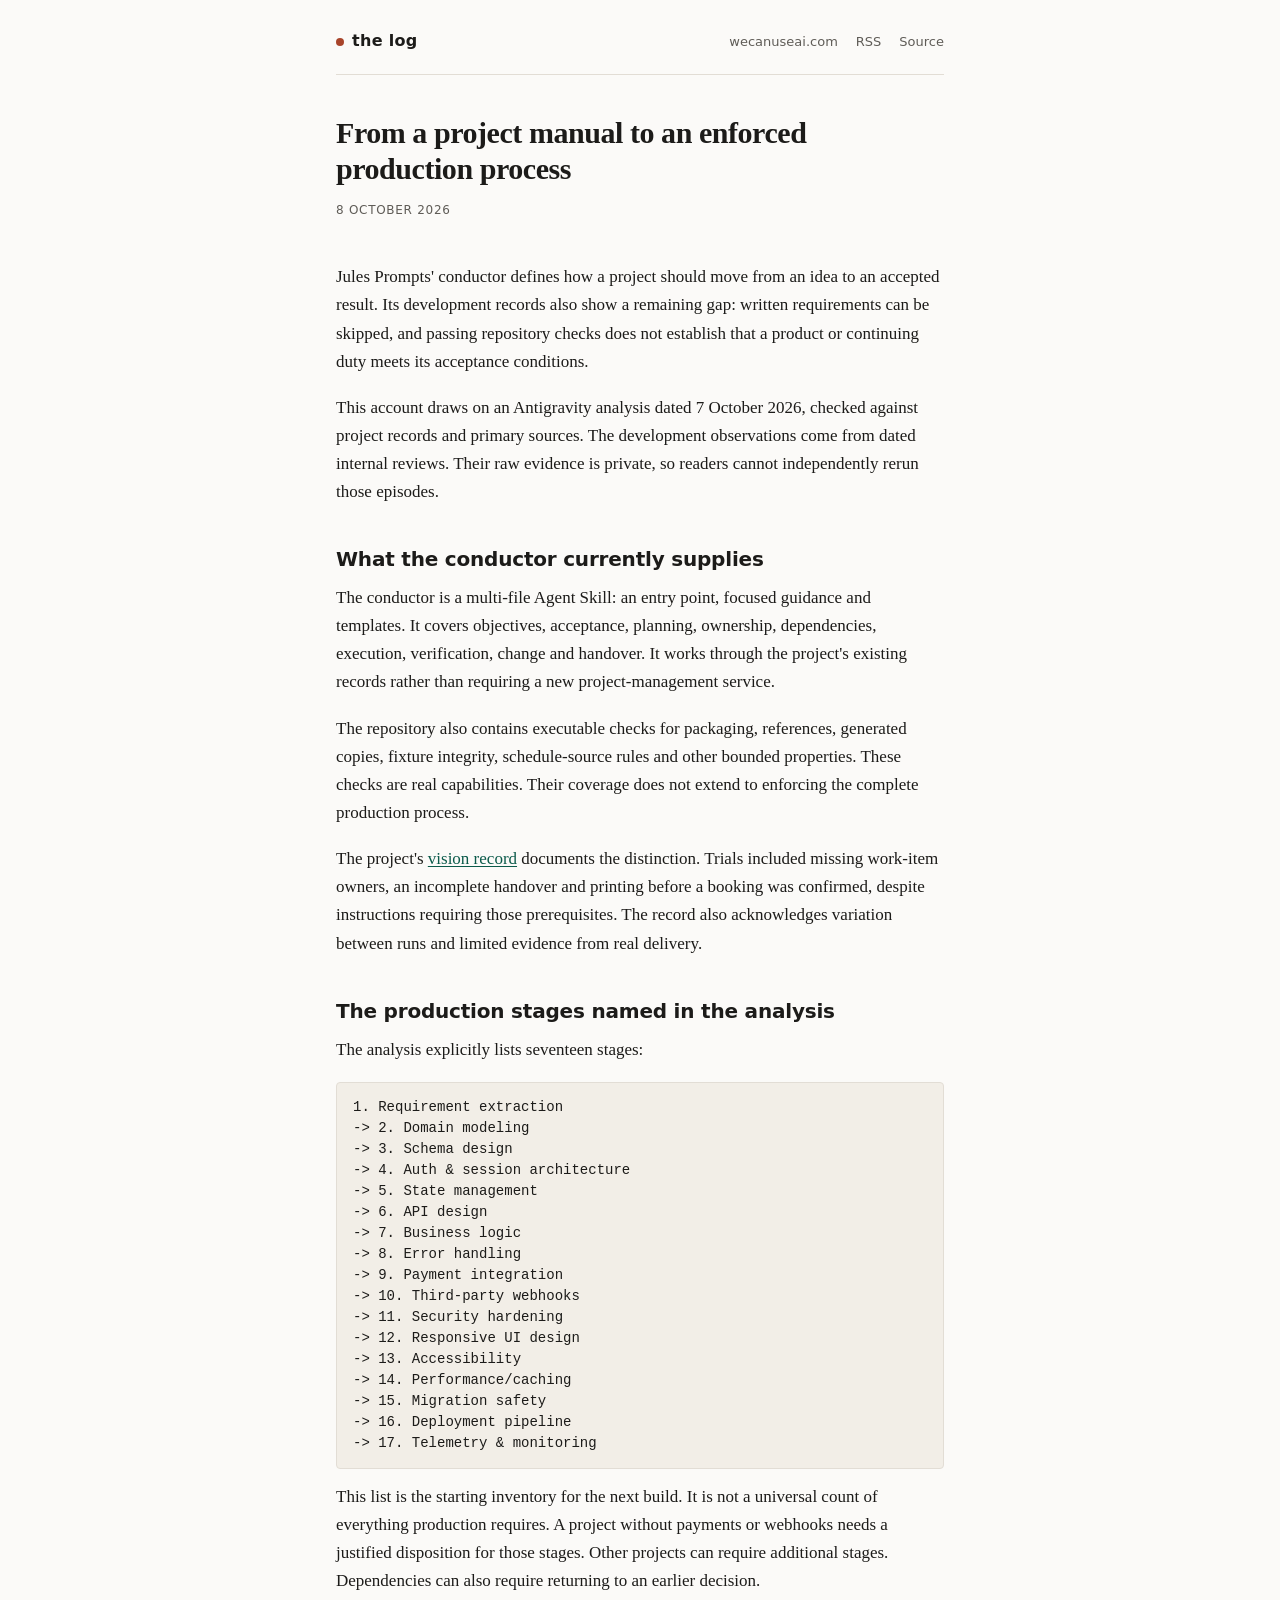
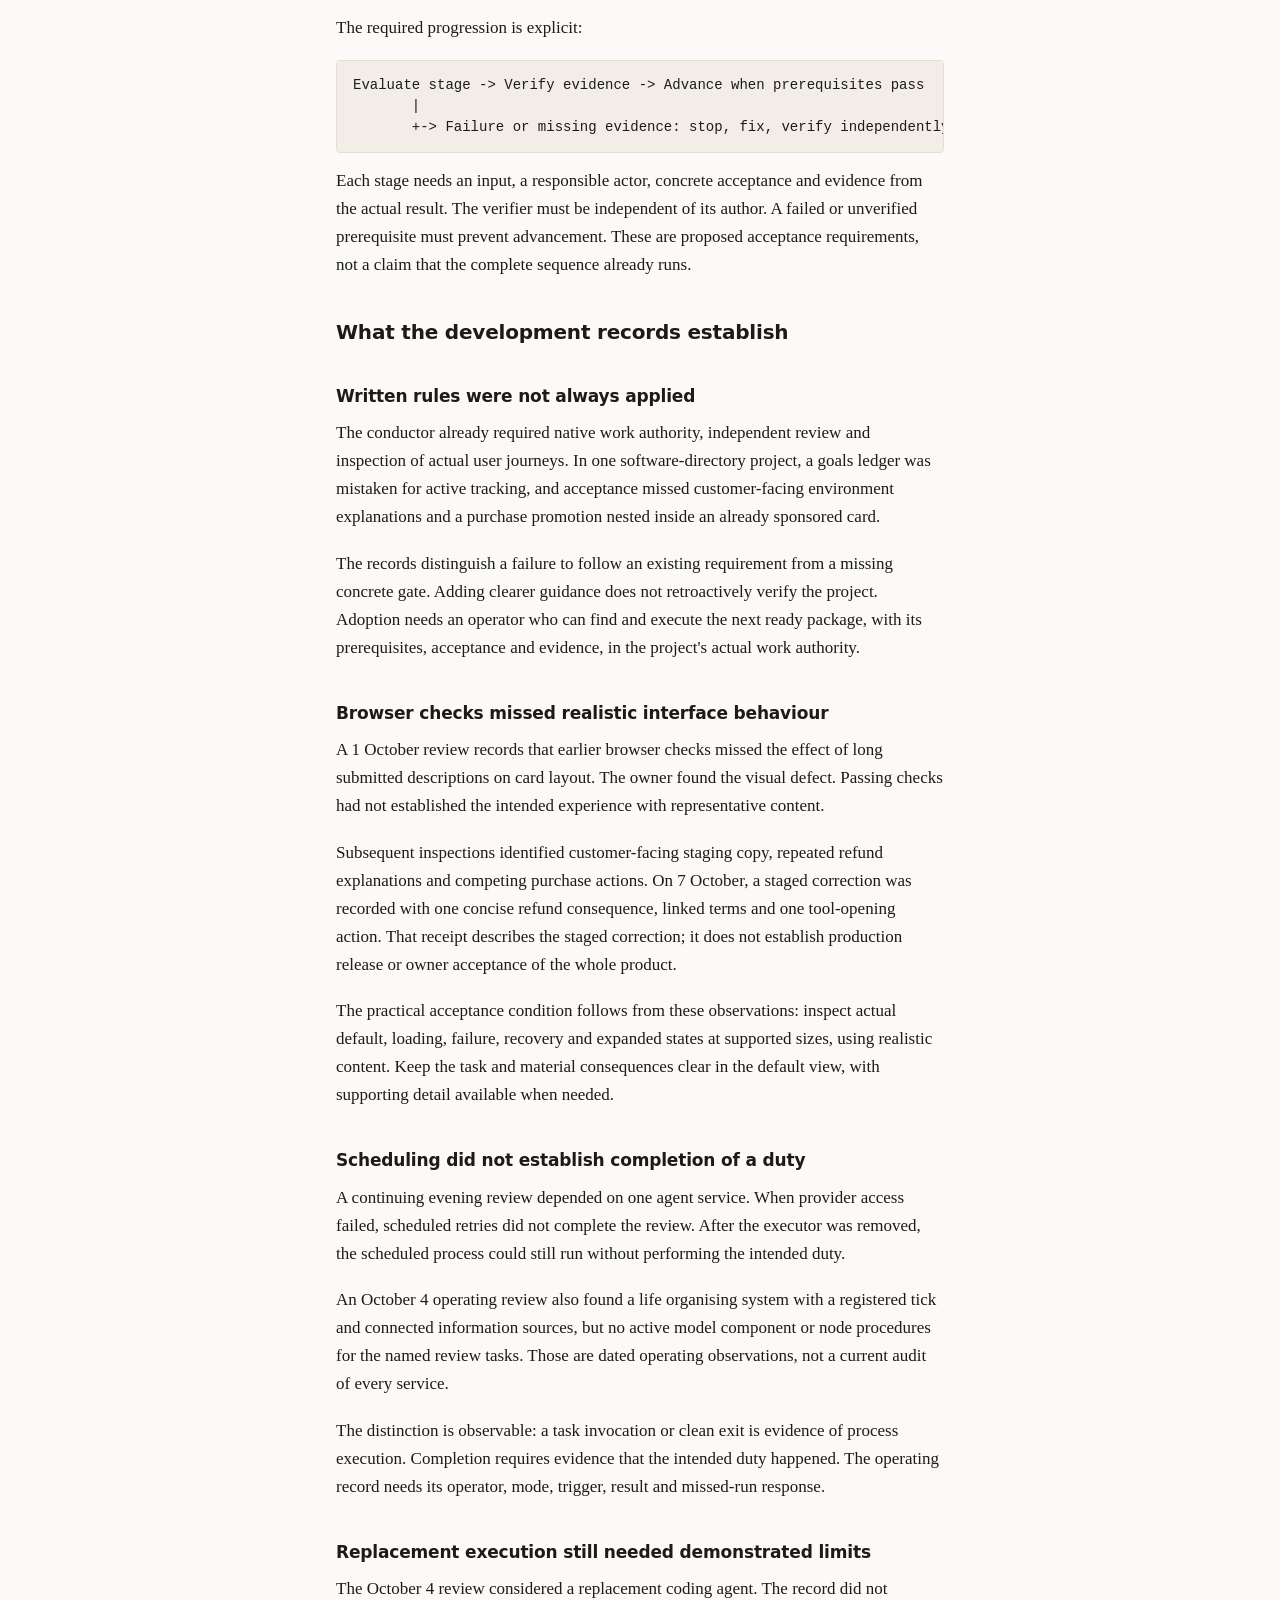
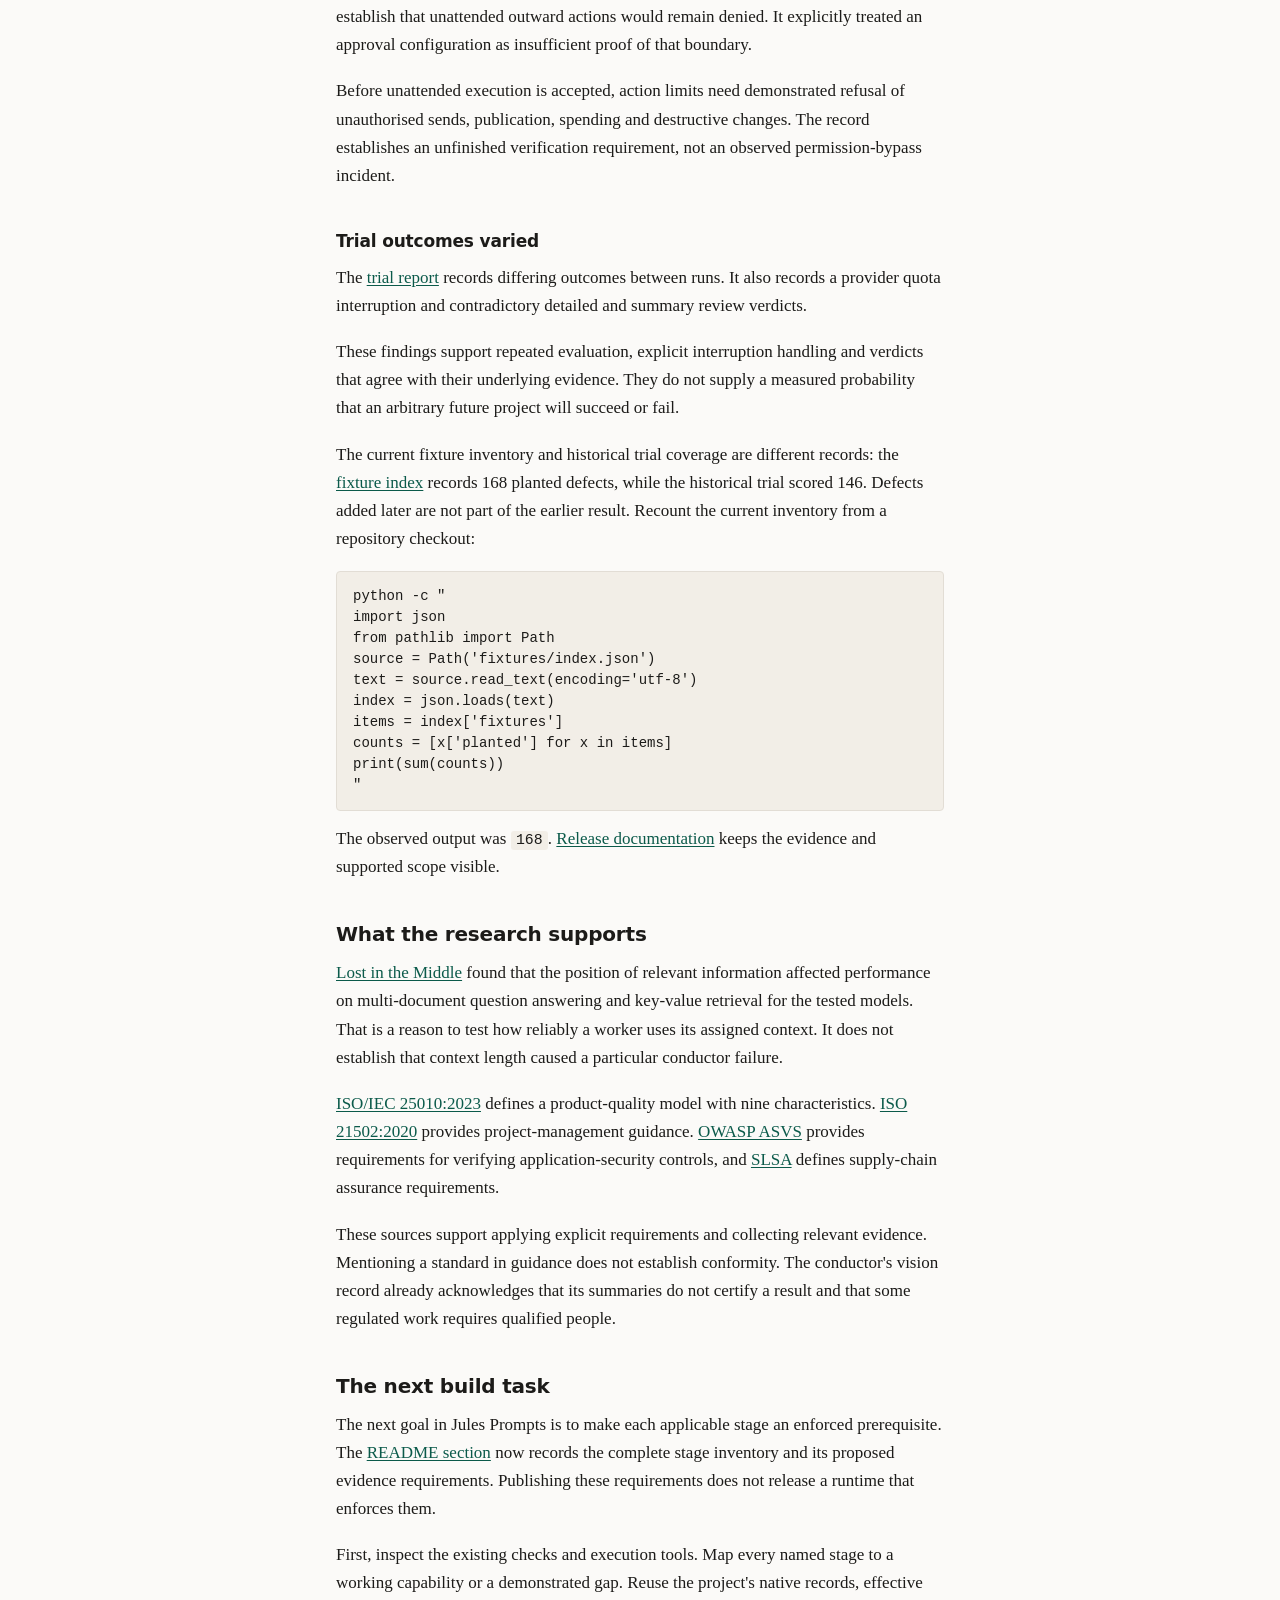
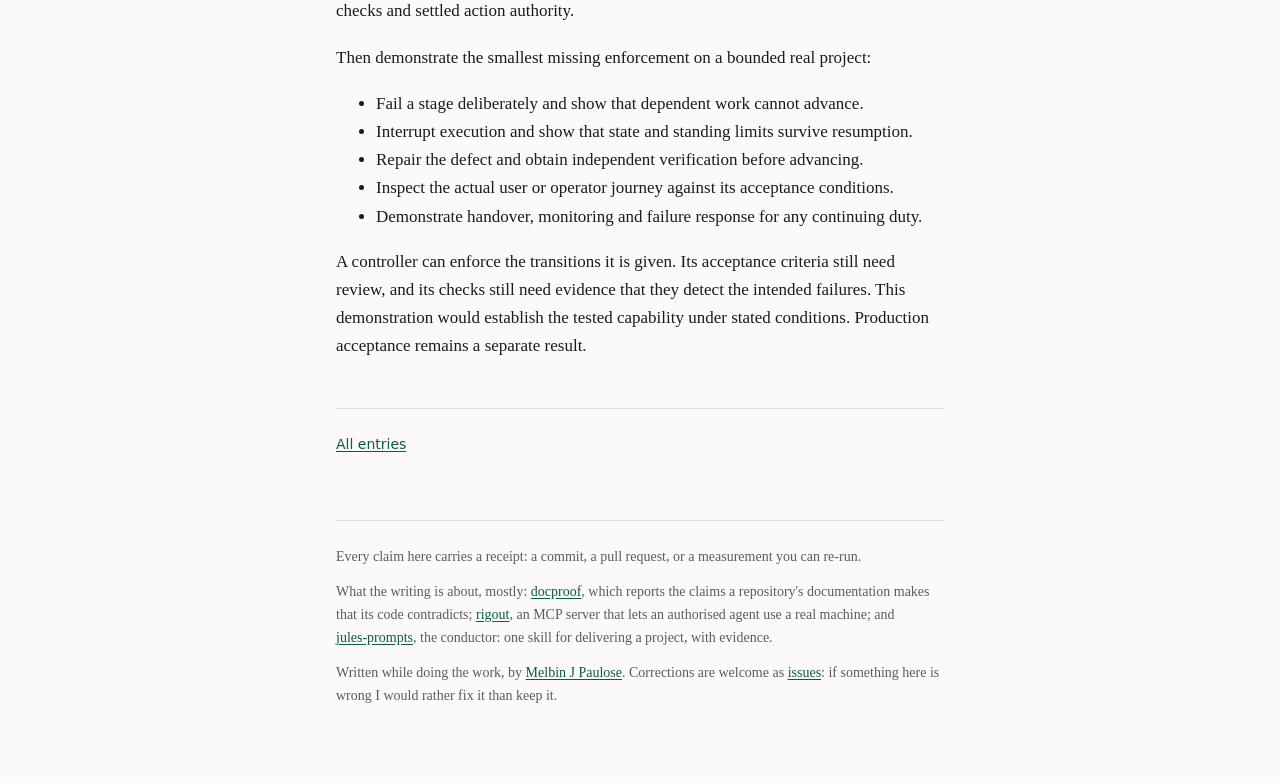
<file: p/enforced-production-process.html>
<!doctype html>
<html lang="en">
<head>
<meta charset="utf-8">
<meta name="viewport" content="width=device-width, initial-scale=1">
<title>From a project manual to an enforced production process - The Log</title>
<meta name="description" content="What a conductor&#x27;s development records establish, which production stages remain to be enforced, and how the next build can prove them.">
<link rel="canonical" href="https://log.wecanuseai.com/p/enforced-production-process.html">
<meta name="author" content="Melbin J Paulose">
<meta property="og:type" content="article">
<meta property="og:title" content="From a project manual to an enforced production process - The Log">
<meta property="og:description" content="What a conductor&#x27;s development records establish, which production stages remain to be enforced, and how the next build can prove them.">
<meta property="og:url" content="https://log.wecanuseai.com/p/enforced-production-process.html">
<meta property="og:site_name" content="The Log">
<meta name="twitter:card" content="summary">
<link rel="alternate" type="application/rss+xml" title="The Log" href="https://log.wecanuseai.com/feed.xml">
<link rel="icon" href="https://favicon.wecanuseai.com/favicon.ico">
<link rel="stylesheet" href="/style.css">
</head>
<body>
<header>
  <a class="wordmark" href="/">The Log</a>
  <nav>
    <a href="https://wecanuseai.com/">wecanuseai.com</a>
    <a href="/feed.xml">RSS</a>
    <a href="https://github.com/melbinjp/log">Source</a>
  </nav>
</header>
<main>
<article>
  <h1>From a project manual to an enforced production process</h1>
  <p class="byline"><time datetime="2026-10-08">8 October 2026</time></p>
<p>Jules Prompts' conductor defines how a project should move from an idea to an accepted result.
Its development records also show a remaining gap: written requirements can be skipped, and
passing repository checks does not establish that a product or continuing duty meets its
acceptance conditions.</p>
<p>This account draws on an Antigravity analysis dated 7 October 2026, checked against
project records and primary sources. The development observations come from dated internal
reviews. Their raw evidence is private, so readers cannot independently rerun those episodes.</p>
<h2>What the conductor currently supplies</h2>
<p>The conductor is a multi-file Agent Skill: an entry point, focused guidance and templates.
It covers objectives, acceptance, planning, ownership, dependencies, execution, verification,
change and handover. It works through the project's existing records rather than requiring
a new project-management service.</p>
<p>The repository also contains executable checks for packaging, references, generated copies,
fixture integrity, schedule-source rules and other bounded properties. These checks are real
capabilities. Their coverage does not extend to enforcing the complete production process.</p>
<p>The project's <a href="https://github.com/melbinjp/jules-prompts/blob/main/docs/VISION.md">vision record</a>
documents the distinction. Trials included missing work-item owners, an incomplete handover
and printing before a booking was confirmed, despite instructions requiring those prerequisites.
The record also acknowledges variation between runs and limited evidence from real delivery.</p>
<h2>The production stages named in the analysis</h2>
<p>The analysis explicitly lists seventeen stages:</p>
<pre><code class="language-text">1. Requirement extraction
-&gt; 2. Domain modeling
-&gt; 3. Schema design
-&gt; 4. Auth &amp; session architecture
-&gt; 5. State management
-&gt; 6. API design
-&gt; 7. Business logic
-&gt; 8. Error handling
-&gt; 9. Payment integration
-&gt; 10. Third-party webhooks
-&gt; 11. Security hardening
-&gt; 12. Responsive UI design
-&gt; 13. Accessibility
-&gt; 14. Performance/caching
-&gt; 15. Migration safety
-&gt; 16. Deployment pipeline
-&gt; 17. Telemetry &amp; monitoring
</code></pre>
<p>This list is the starting inventory for the next build. It is not a universal count of
everything production requires. A project without payments or webhooks needs a justified
disposition for those stages. Other projects can require additional stages. Dependencies
can also require returning to an earlier decision.</p>
<p>The required progression is explicit:</p>
<pre><code class="language-text">Evaluate stage -&gt; Verify evidence -&gt; Advance when prerequisites pass
       |
       +-&gt; Failure or missing evidence: stop, fix, verify independently, re-evaluate.
</code></pre>
<p>Each stage needs an input, a responsible actor, concrete acceptance and evidence from the
actual result. The verifier must be independent of its author. A failed or unverified
prerequisite must prevent advancement. These are proposed acceptance requirements, not a
claim that the complete sequence already runs.</p>
<h2>What the development records establish</h2>
<h3>Written rules were not always applied</h3>
<p>The conductor already required native work authority, independent review and inspection of
actual user journeys. In one software-directory project, a goals ledger was mistaken for
active tracking, and acceptance missed customer-facing environment explanations and a
purchase promotion nested inside an already sponsored card.</p>
<p>The records distinguish a failure to follow an existing requirement from a missing concrete
gate. Adding clearer guidance does not retroactively verify the project. Adoption needs an
operator who can find and execute the next ready package, with its prerequisites, acceptance
and evidence, in the project's actual work authority.</p>
<h3>Browser checks missed realistic interface behaviour</h3>
<p>A 1 October review records that earlier browser checks missed the effect of long
submitted descriptions on card layout. The owner found the visual defect. Passing checks
had not established the intended experience with representative content.</p>
<p>Subsequent inspections identified customer-facing staging copy, repeated refund explanations and
competing purchase actions. On 7 October, a staged correction was recorded with one concise
refund consequence, linked terms and one tool-opening action. That receipt describes the
staged correction; it does not establish production release or owner acceptance of the
whole product.</p>
<p>The practical acceptance condition follows from these observations: inspect actual default,
loading, failure, recovery and expanded states at supported sizes, using realistic content.
Keep the task and material consequences clear in the default view, with supporting detail
available when needed.</p>
<h3>Scheduling did not establish completion of a duty</h3>
<p>A continuing evening review depended on one agent service. When provider access failed,
scheduled retries did not complete the review. After the executor was removed, the scheduled
process could still run without performing the intended duty.</p>
<p>An October 4 operating review also found a life organising system with a registered tick and
connected information sources, but no active model component or node procedures for the named
review tasks. Those are dated operating observations, not a current audit of every service.</p>
<p>The distinction is observable: a task invocation or clean exit is evidence of process
execution. Completion requires evidence that the intended duty happened. The operating
record needs its operator, mode, trigger, result and missed-run response.</p>
<h3>Replacement execution still needed demonstrated limits</h3>
<p>The October 4 review considered a replacement coding agent. The record did not establish
that unattended outward actions would remain denied. It explicitly treated an approval
configuration as insufficient proof of that boundary.</p>
<p>Before unattended execution is accepted, action limits need demonstrated refusal of
unauthorised sends, publication, spending and destructive changes. The record establishes
an unfinished verification requirement, not an observed permission-bypass incident.</p>
<h3>Trial outcomes varied</h3>
<p>The <a href="https://github.com/melbinjp/jules-prompts/blob/main/docs/trials/report.md">trial report</a>
records differing outcomes between runs. It also records a provider quota interruption and
contradictory detailed and summary review verdicts.</p>
<p>These findings support repeated evaluation, explicit interruption handling and verdicts that
agree with their underlying evidence. They do not supply a measured probability that an
arbitrary future project will succeed or fail.</p>
<p>The current fixture inventory and historical trial coverage are different records: the
<a href="https://github.com/melbinjp/jules-prompts/blob/main/fixtures/index.json">fixture index</a>
records 168 planted defects, while the historical trial scored 146. Defects added later are
not part of the earlier result. Recount the current inventory from a repository checkout:</p>
<pre><code class="language-bash">python -c &quot;
import json
from pathlib import Path
source = Path('fixtures/index.json')
text = source.read_text(encoding='utf-8')
index = json.loads(text)
items = index['fixtures']
counts = [x['planted'] for x in items]
print(sum(counts))
&quot;
</code></pre>
<p>The observed output was <code>168</code>. <a href="https://github.com/melbinjp/jules-prompts/blob/main/docs/RELEASE.md">Release documentation</a>
keeps the evidence and supported scope visible.</p>
<h2>What the research supports</h2>
<p><a href="https://arxiv.org/html/2307.03172v3">Lost in the Middle</a> found that the position of relevant
information affected performance on multi-document question answering and key-value retrieval
for the tested models. That is a reason to test how reliably a worker uses its assigned
context. It does not establish that context length caused a particular conductor failure.</p>
<p><a href="https://www.iso.org/standard/78176.html">ISO/IEC 25010:2023</a> defines a product-quality model
with nine characteristics. <a href="https://www.iso.org/standard/74947.html">ISO 21502:2020</a> provides
project-management guidance. <a href="https://owasp.org/www-project-application-security-verification-standard/">OWASP ASVS</a>
provides requirements for verifying application-security controls, and <a href="https://slsa.dev/spec/">SLSA</a>
defines supply-chain assurance requirements.</p>
<p>These sources support applying explicit requirements and collecting relevant evidence.
Mentioning a standard in guidance does not establish conformity. The conductor's vision
record already acknowledges that its summaries do not certify a result and that some
regulated work requires qualified people.</p>
<h2>The next build task</h2>
<p>The next goal in Jules Prompts is to make each applicable stage an enforced prerequisite.
The <a href="https://github.com/melbinjp/jules-prompts#from-an-idea-to-a-production-system-the-next-build-task">README section</a>
now records the complete stage inventory and its proposed evidence requirements. Publishing
these requirements does not release a runtime that enforces them.</p>
<p>First, inspect the existing checks and execution tools. Map every named stage to a working
capability or a demonstrated gap. Reuse the project's native records, effective checks and
settled action authority.</p>
<p>Then demonstrate the smallest missing enforcement on a bounded real project:</p>
<ul>
<li>Fail a stage deliberately and show that dependent work cannot advance.</li>
<li>Interrupt execution and show that state and standing limits survive resumption.</li>
<li>Repair the defect and obtain independent verification before advancing.</li>
<li>Inspect the actual user or operator journey against its acceptance conditions.</li>
<li>Demonstrate handover, monitoring and failure response for any continuing duty.</li>
</ul>
<p>A controller can enforce the transitions it is given. Its acceptance criteria still need
review, and its checks still need evidence that they detect the intended failures. This
demonstration would establish the tested capability under stated conditions. Production
acceptance remains a separate result.</p>
  <p class="back"><a href="/">All entries</a></p>
</article>
</main>
<footer>
  <p>Every claim here carries a receipt: a commit, a pull request, or a measurement you can re-run.</p>
  <p class="what">What the writing is about, mostly:
     <a href="https://github.com/melbinjp/docproof">docproof</a>, which reports the claims a
     repository's documentation makes that its code contradicts;
     <a href="https://github.com/melbinjp/rigout">rigout</a>, an MCP server that lets an
     authorised agent use a real machine; and
     <a href="https://jules-prompts.wecanuseai.com/">jules-prompts</a>, the conductor:
     one skill for delivering a project, with evidence.</p>
  <p>Written while doing the work, by <a href="https://wecanuseai.com/">Melbin J Paulose</a>.
     Corrections are welcome as
     <a href="https://github.com/melbinjp/log/issues">issues</a>: if something here is wrong I
     would rather fix it than keep it.</p>
</footer>
</body>
</html>
</file>
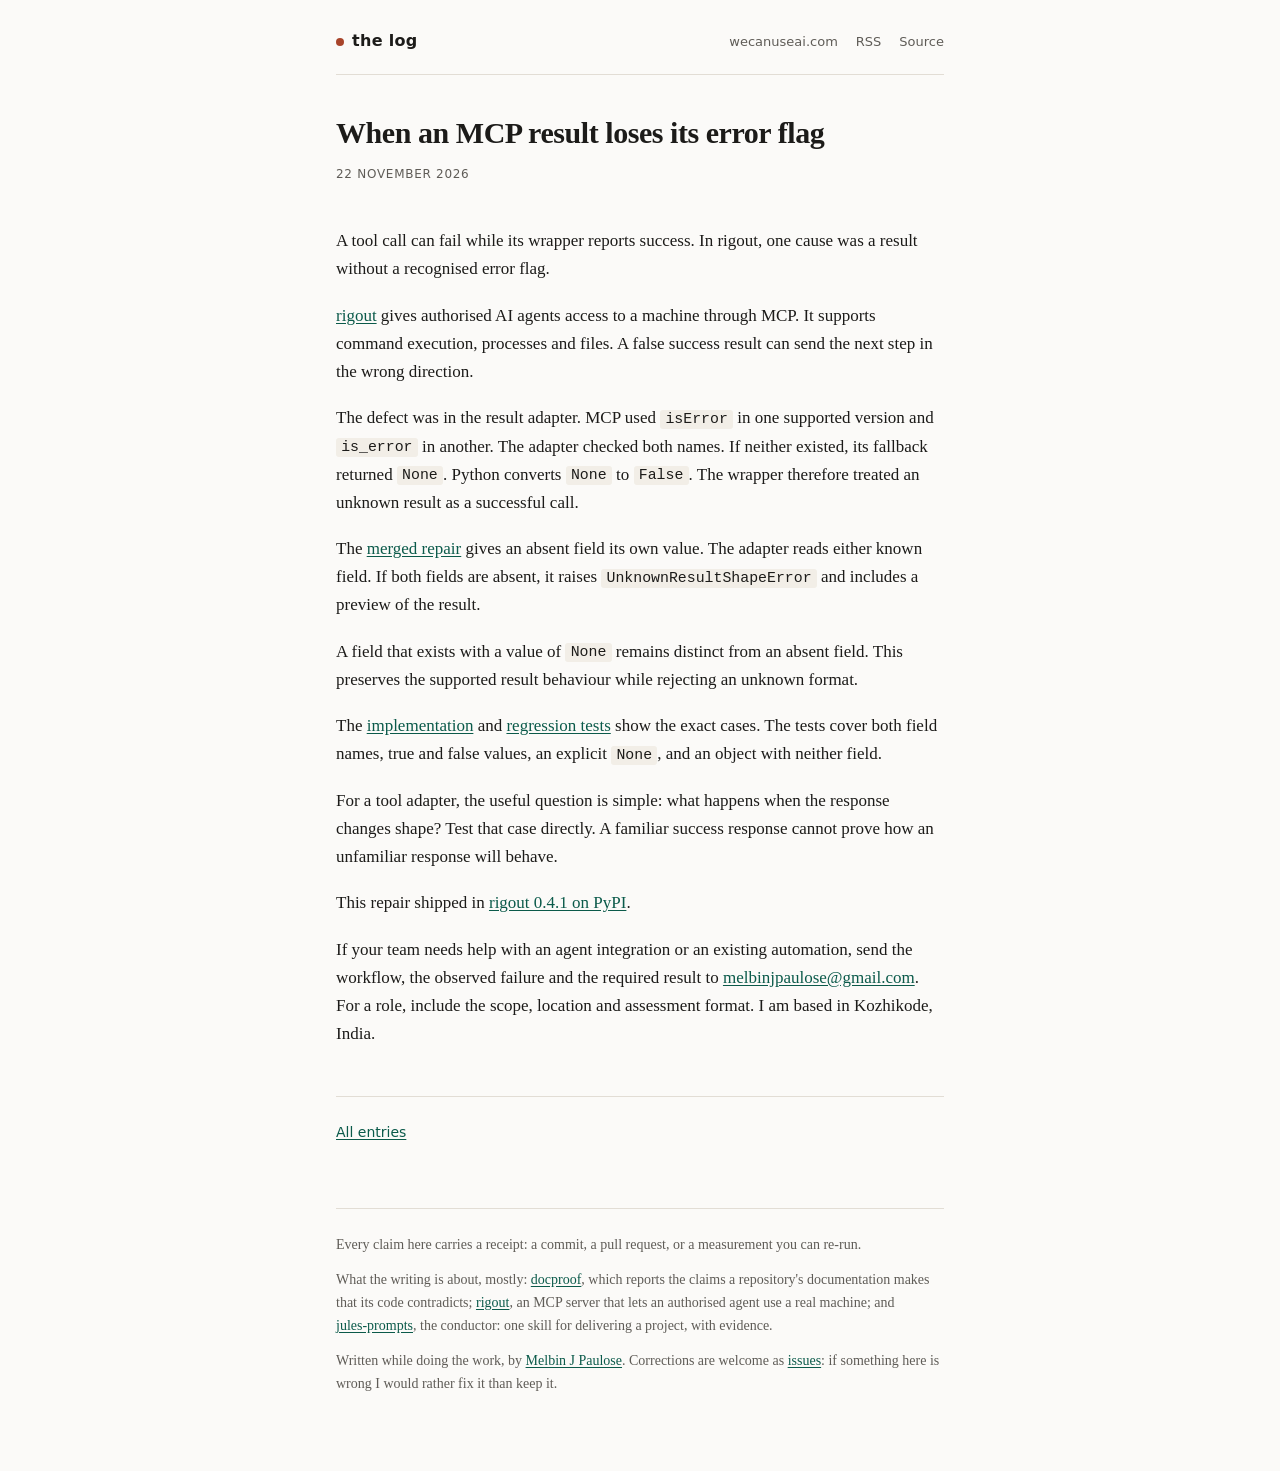
<file: p/mcp-missing-error-flag.html>
<!doctype html>
<html lang="en">
<head>
<meta charset="utf-8">
<meta name="viewport" content="width=device-width, initial-scale=1">
<title>When an MCP result loses its error flag - The Log</title>
<meta name="description" content="A missing error flag made an unknown tool result look successful. The rigout repair rejects that result and shows what arrived.">
<link rel="canonical" href="https://log.wecanuseai.com/p/mcp-missing-error-flag.html">
<meta name="author" content="Melbin J Paulose">
<meta property="og:type" content="article">
<meta property="og:title" content="When an MCP result loses its error flag - The Log">
<meta property="og:description" content="A missing error flag made an unknown tool result look successful. The rigout repair rejects that result and shows what arrived.">
<meta property="og:url" content="https://log.wecanuseai.com/p/mcp-missing-error-flag.html">
<meta property="og:site_name" content="The Log">
<meta name="twitter:card" content="summary">
<link rel="alternate" type="application/rss+xml" title="The Log" href="https://log.wecanuseai.com/feed.xml">
<link rel="icon" href="https://favicon.wecanuseai.com/favicon.ico">
<link rel="stylesheet" href="/style.css">
</head>
<body>
<header>
  <a class="wordmark" href="/">The Log</a>
  <nav>
    <a href="https://wecanuseai.com/">wecanuseai.com</a>
    <a href="/feed.xml">RSS</a>
    <a href="https://github.com/melbinjp/log">Source</a>
  </nav>
</header>
<main>
<article>
  <h1>When an MCP result loses its error flag</h1>
  <p class="byline"><time datetime="2026-11-22">22 November 2026</time></p>
<p>A tool call can fail while its wrapper reports success. In rigout, one cause was a result without a recognised error flag.</p>
<p><a href="https://github.com/melbinjp/rigout">rigout</a> gives authorised AI agents access to a machine through MCP.
It supports command execution, processes and files. A false success result can send the next step in the wrong direction.</p>
<p>The defect was in the result adapter. MCP used <code>isError</code> in one supported version and <code>is_error</code> in another.
The adapter checked both names. If neither existed, its fallback returned <code>None</code>. Python converts <code>None</code> to <code>False</code>.
The wrapper therefore treated an unknown result as a successful call.</p>
<p>The <a href="https://github.com/melbinjp/rigout/pull/66">merged repair</a> gives an absent field its own value.
The adapter reads either known field. If both fields are absent, it raises <code>UnknownResultShapeError</code> and includes a preview of the result.</p>
<p>A field that exists with a value of <code>None</code> remains distinct from an absent field.
This preserves the supported result behaviour while rejecting an unknown format.</p>
<p>The <a href="https://github.com/melbinjp/rigout/blob/6bc40fc/src/rigout/results.py">implementation</a> and
<a href="https://github.com/melbinjp/rigout/blob/6bc40fc/tests/unit/test_result_shape.py">regression tests</a> show the exact cases.
The tests cover both field names, true and false values, an explicit <code>None</code>, and an object with neither field.</p>
<p>For a tool adapter, the useful question is simple: what happens when the response changes shape?
Test that case directly. A familiar success response cannot prove how an unfamiliar response will behave.</p>
<p>This repair shipped in <a href="https://pypi.org/project/rigout/0.4.1/">rigout 0.4.1 on PyPI</a>.</p>
<p>If your team needs help with an agent integration or an existing automation, send the workflow, the observed failure and the required result to
<a href="mailto:melbinjpaulose@gmail.com?subject=Agent%20integration%20or%20automation">melbinjpaulose@gmail.com</a>.
For a role, include the scope, location and assessment format. I am based in Kozhikode, India.</p>
  <p class="back"><a href="/">All entries</a></p>
</article>
</main>
<footer>
  <p>Every claim here carries a receipt: a commit, a pull request, or a measurement you can re-run.</p>
  <p class="what">What the writing is about, mostly:
     <a href="https://github.com/melbinjp/docproof">docproof</a>, which reports the claims a
     repository's documentation makes that its code contradicts;
     <a href="https://github.com/melbinjp/rigout">rigout</a>, an MCP server that lets an
     authorised agent use a real machine; and
     <a href="https://jules-prompts.wecanuseai.com/">jules-prompts</a>, the conductor:
     one skill for delivering a project, with evidence.</p>
  <p>Written while doing the work, by <a href="https://wecanuseai.com/">Melbin J Paulose</a>.
     Corrections are welcome as
     <a href="https://github.com/melbinjp/log/issues">issues</a>: if something here is wrong I
     would rather fix it than keep it.</p>
</footer>
</body>
</html>
</file>
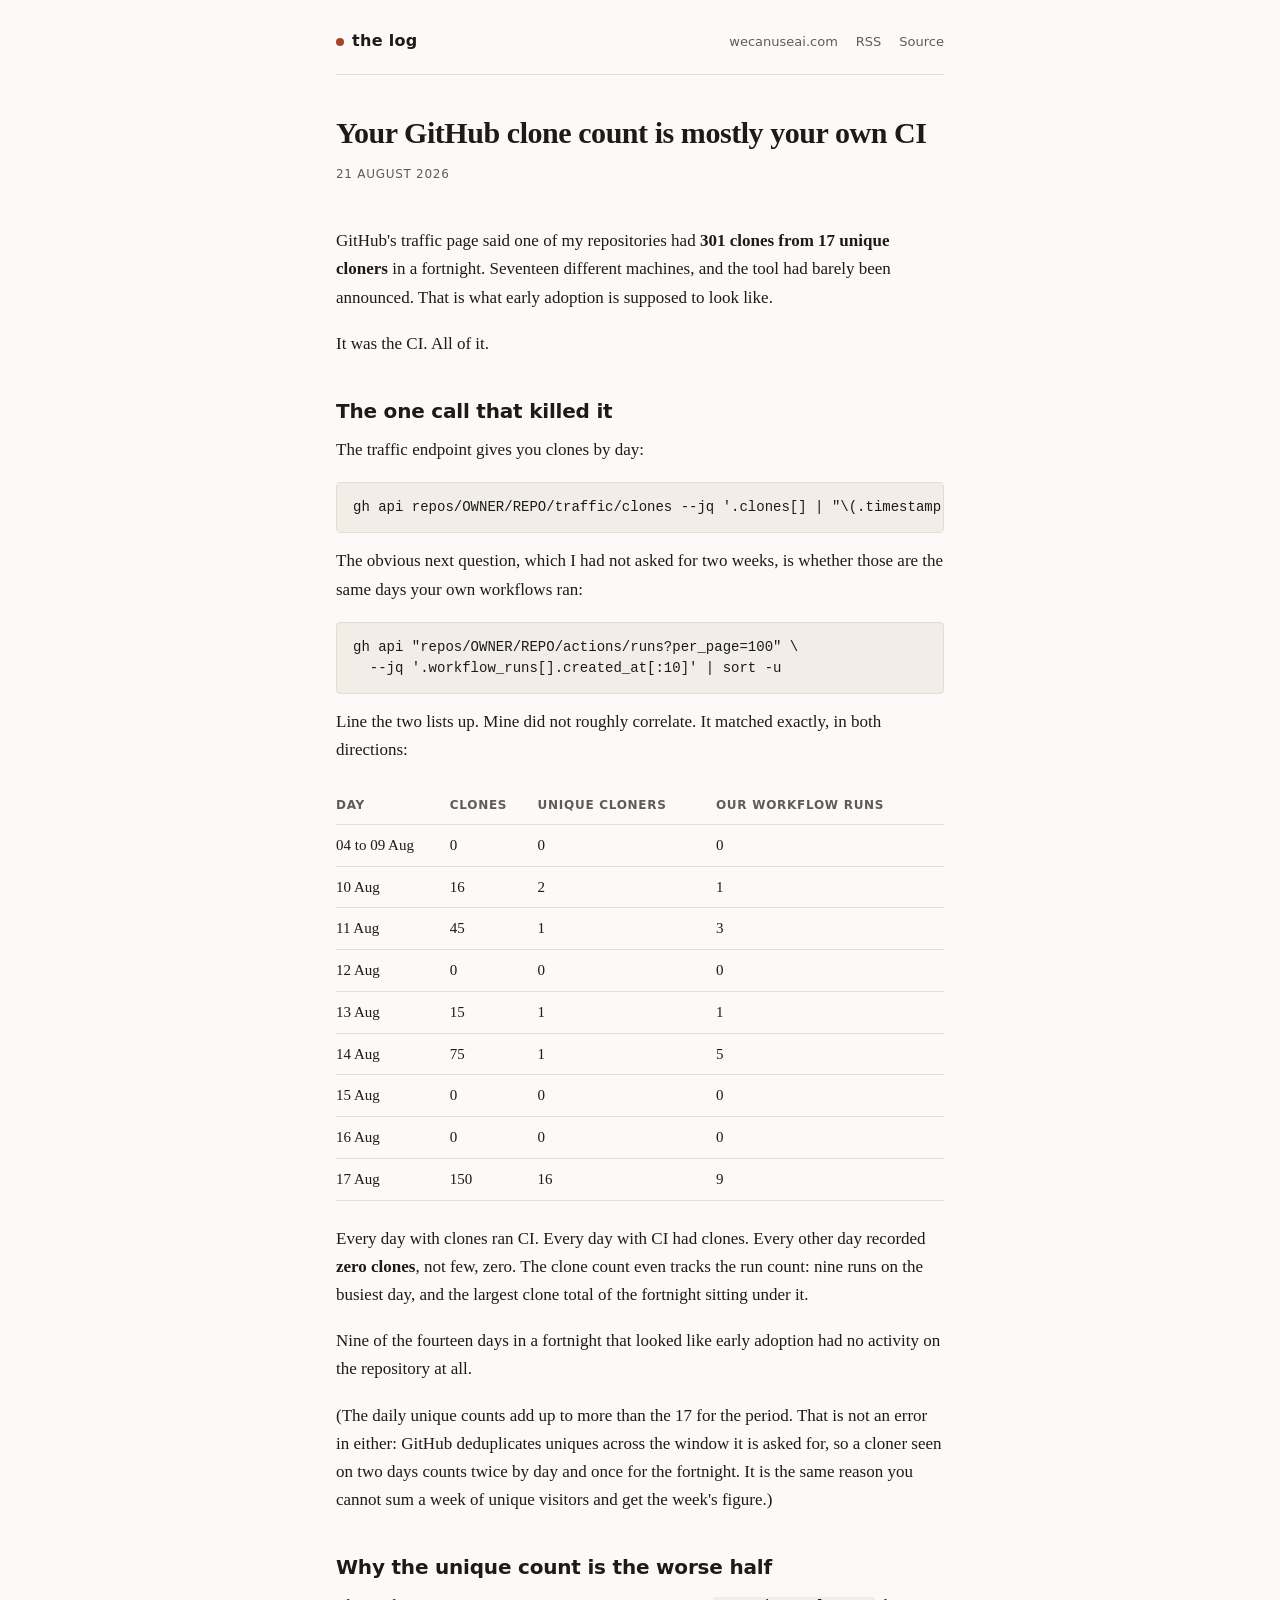
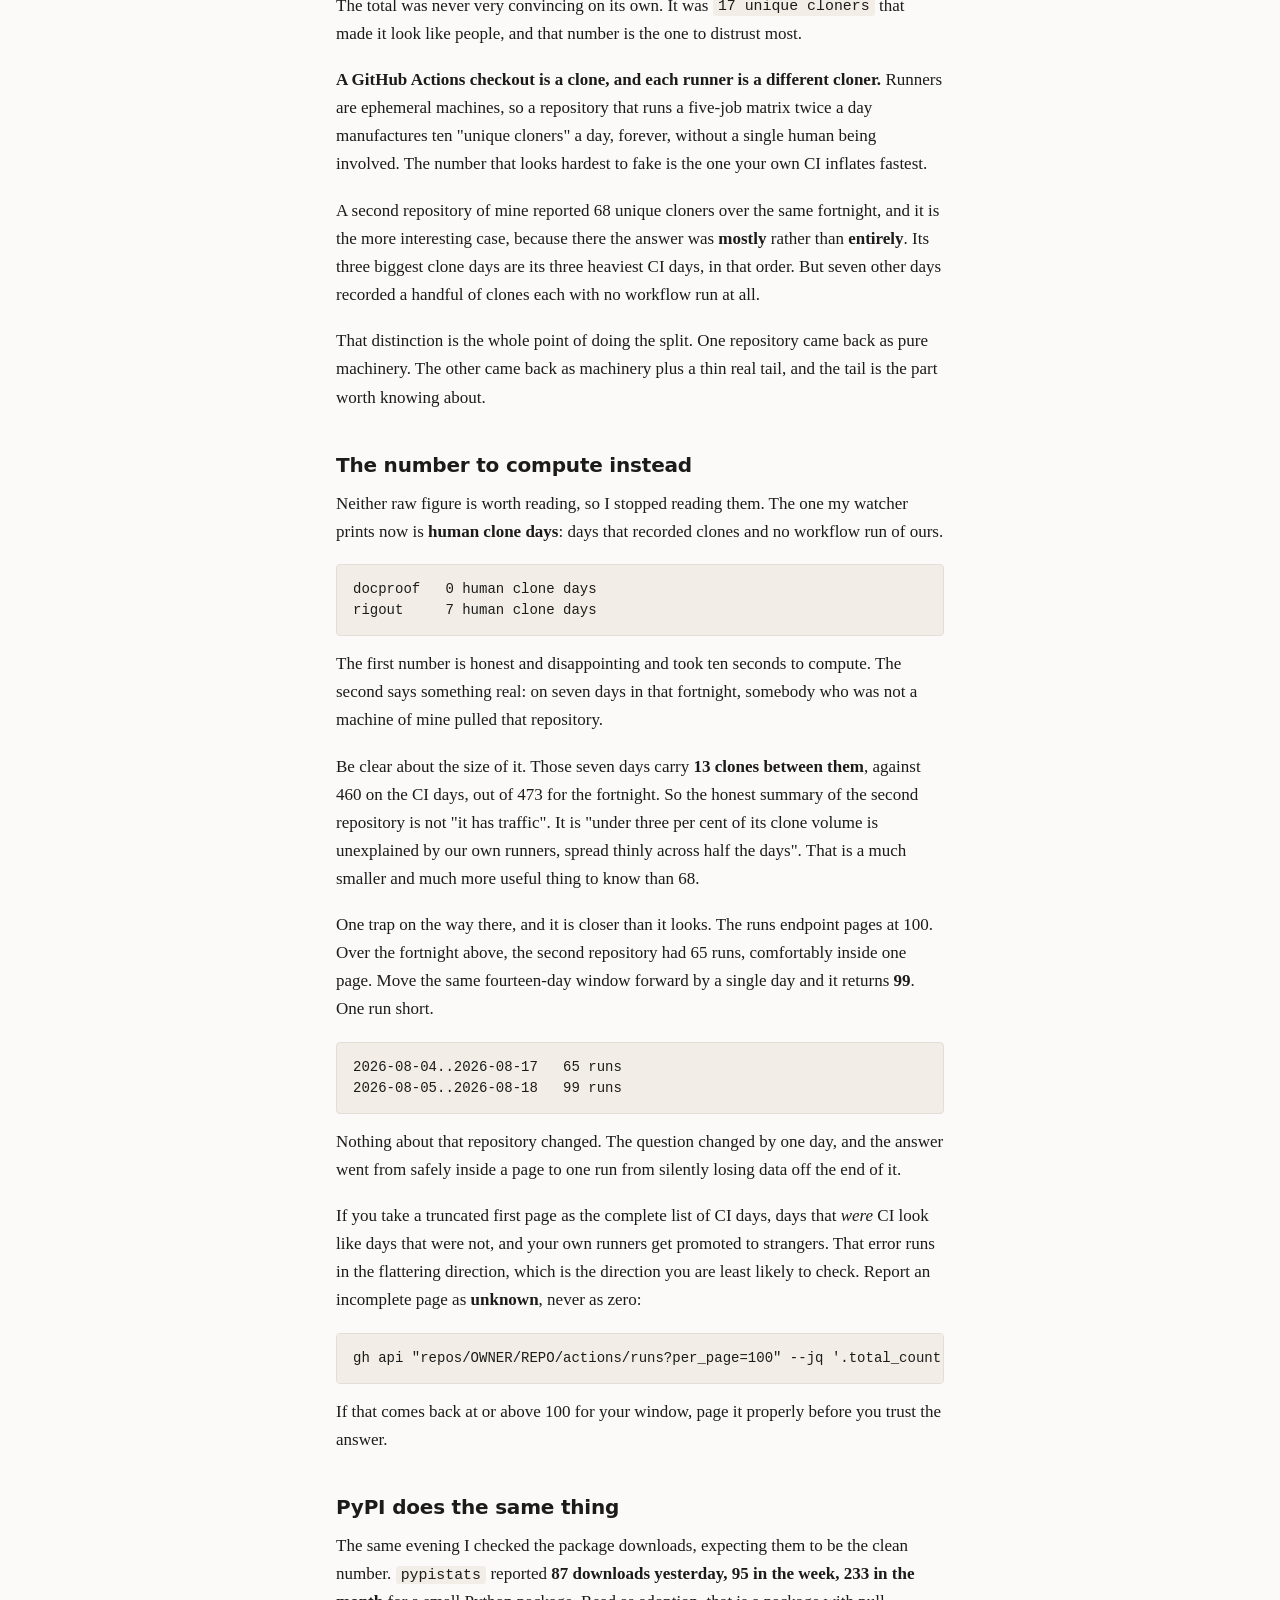
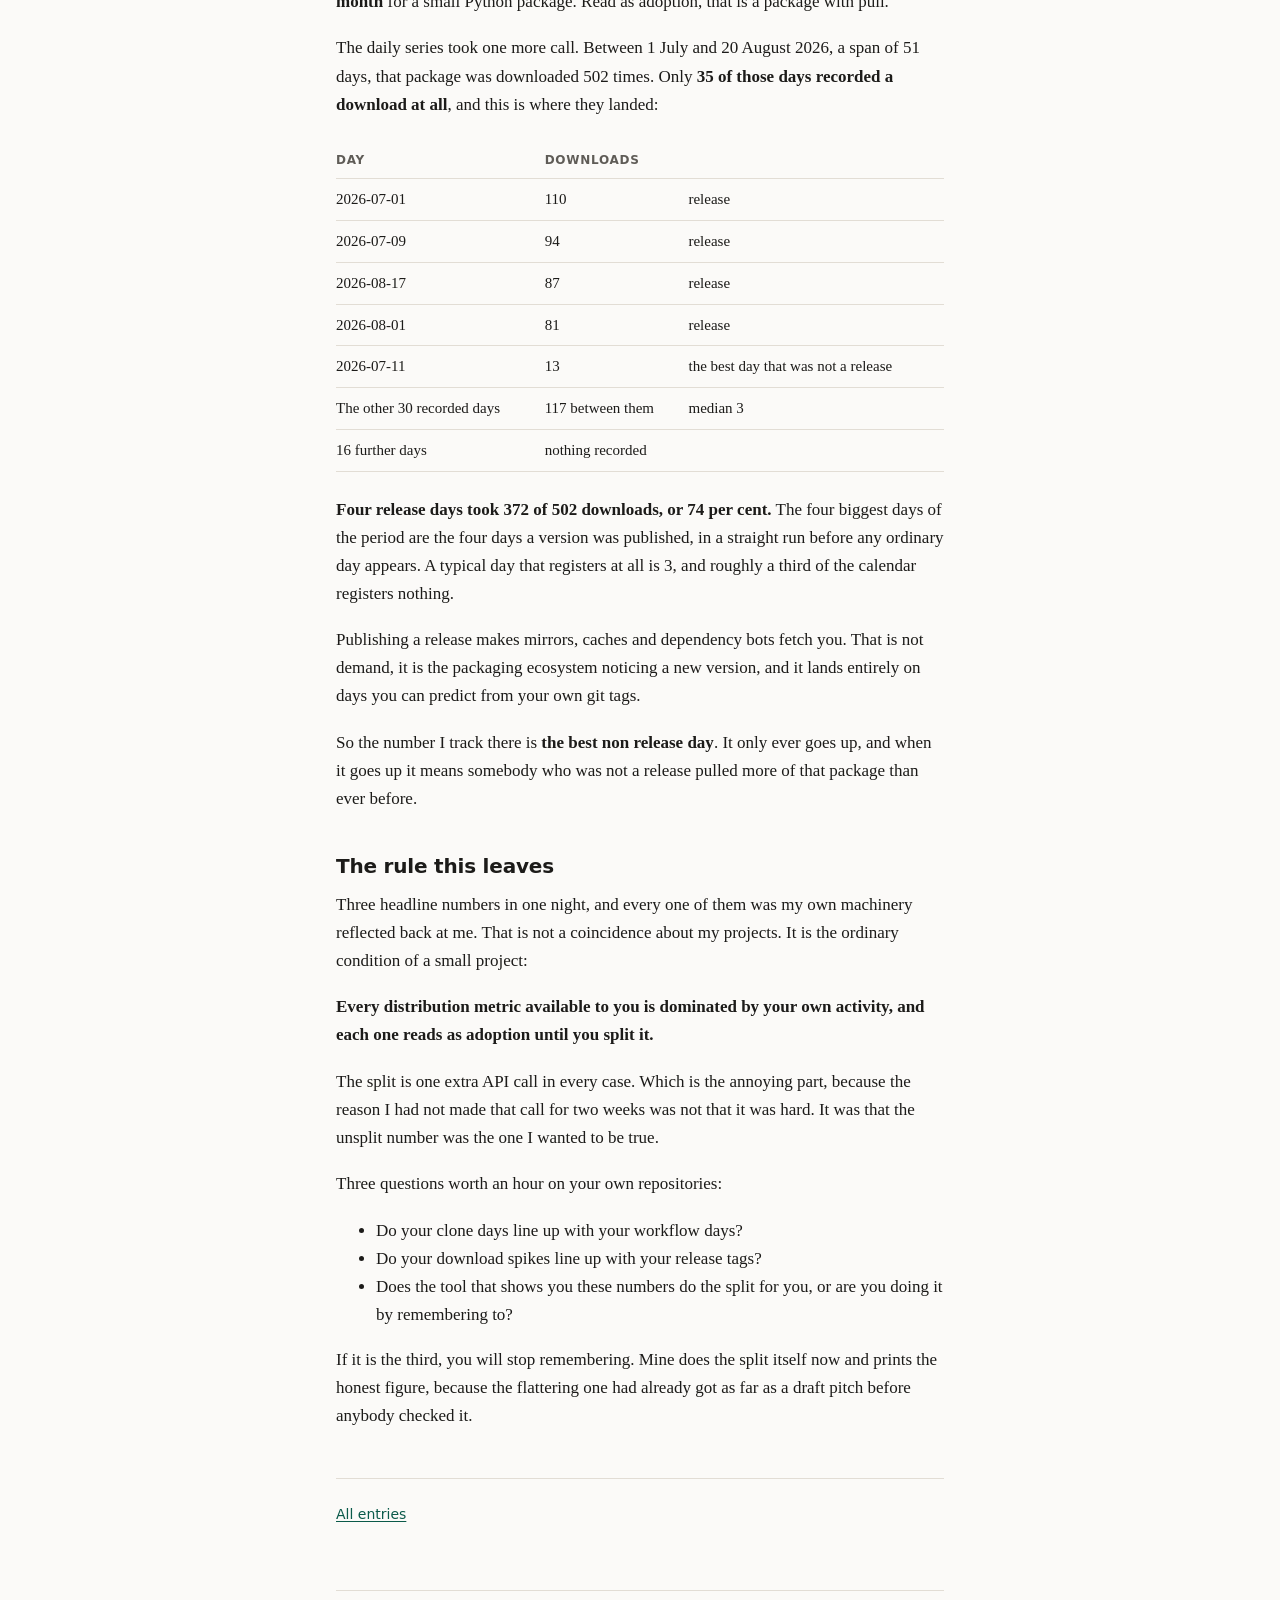
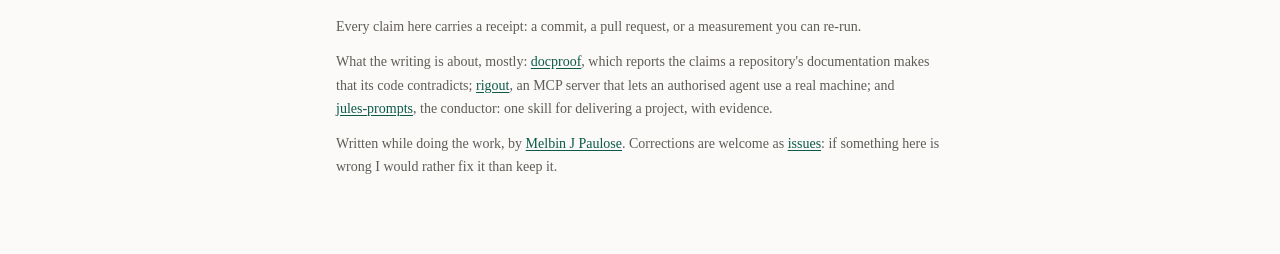
<file: p/your-clone-count-is-your-own-ci.html>
<!doctype html>
<html lang="en">
<head>
<meta charset="utf-8">
<meta name="viewport" content="width=device-width, initial-scale=1">
<title>Your GitHub clone count is mostly your own CI - The Log</title>
<meta name="description" content="301 clones from 17 unique cloners looked like adoption. One extra API call showed every clone day was a day the repository ran its own workflows. Here is how to check yours.">
<link rel="canonical" href="https://log.wecanuseai.com/p/your-clone-count-is-your-own-ci.html">
<meta name="author" content="Melbin J Paulose">
<meta property="og:type" content="article">
<meta property="og:title" content="Your GitHub clone count is mostly your own CI - The Log">
<meta property="og:description" content="301 clones from 17 unique cloners looked like adoption. One extra API call showed every clone day was a day the repository ran its own workflows. Here is how to check yours.">
<meta property="og:url" content="https://log.wecanuseai.com/p/your-clone-count-is-your-own-ci.html">
<meta property="og:site_name" content="The Log">
<meta name="twitter:card" content="summary">
<link rel="alternate" type="application/rss+xml" title="The Log" href="https://log.wecanuseai.com/feed.xml">
<link rel="icon" href="https://favicon.wecanuseai.com/favicon.ico">
<link rel="stylesheet" href="/style.css">
</head>
<body>
<header>
  <a class="wordmark" href="/">The Log</a>
  <nav>
    <a href="https://wecanuseai.com/">wecanuseai.com</a>
    <a href="/feed.xml">RSS</a>
    <a href="https://github.com/melbinjp/log">Source</a>
  </nav>
</header>
<main>
<article>
  <h1>Your GitHub clone count is mostly your own CI</h1>
  <p class="byline"><time datetime="2026-08-21">21 August 2026</time></p>
<p>GitHub's traffic page said one of my repositories had <strong>301 clones from 17 unique cloners</strong> in a
fortnight. Seventeen different machines, and the tool had barely been announced. That is what
early adoption is supposed to look like.</p>
<p>It was the CI. All of it.</p>
<h2>The one call that killed it</h2>
<p>The traffic endpoint gives you clones by day:</p>
<pre><code class="language-bash">gh api repos/OWNER/REPO/traffic/clones --jq '.clones[] | &quot;\(.timestamp[:10]) \(.count) \(.uniques)&quot;'
</code></pre>
<p>The obvious next question, which I had not asked for two weeks, is whether those are the same
days your own workflows ran:</p>
<pre><code class="language-bash">gh api &quot;repos/OWNER/REPO/actions/runs?per_page=100&quot; \
  --jq '.workflow_runs[].created_at[:10]' | sort -u
</code></pre>
<p>Line the two lists up. Mine did not roughly correlate. It matched exactly, in both directions:</p>
<table>
<thead>
<tr>
<th>Day</th>
<th>Clones</th>
<th>Unique cloners</th>
<th>Our workflow runs</th>
</tr>
</thead>
<tbody>
<tr>
<td>04 to 09 Aug</td>
<td>0</td>
<td>0</td>
<td>0</td>
</tr>
<tr>
<td>10 Aug</td>
<td>16</td>
<td>2</td>
<td>1</td>
</tr>
<tr>
<td>11 Aug</td>
<td>45</td>
<td>1</td>
<td>3</td>
</tr>
<tr>
<td>12 Aug</td>
<td>0</td>
<td>0</td>
<td>0</td>
</tr>
<tr>
<td>13 Aug</td>
<td>15</td>
<td>1</td>
<td>1</td>
</tr>
<tr>
<td>14 Aug</td>
<td>75</td>
<td>1</td>
<td>5</td>
</tr>
<tr>
<td>15 Aug</td>
<td>0</td>
<td>0</td>
<td>0</td>
</tr>
<tr>
<td>16 Aug</td>
<td>0</td>
<td>0</td>
<td>0</td>
</tr>
<tr>
<td>17 Aug</td>
<td>150</td>
<td>16</td>
<td>9</td>
</tr>
</tbody>
</table>
<p>Every day with clones ran CI. Every day with CI had clones. Every other day recorded <strong>zero
clones</strong>, not few, zero. The clone count even tracks the run count: nine runs on the busiest
day, and the largest clone total of the fortnight sitting under it.</p>
<p>Nine of the fourteen days in a fortnight that looked like early adoption had no activity on the
repository at all.</p>
<p>(The daily unique counts add up to more than the 17 for the period. That is not an error in
either: GitHub deduplicates uniques across the window it is asked for, so a cloner seen on two
days counts twice by day and once for the fortnight. It is the same reason you cannot sum a
week of unique visitors and get the week's figure.)</p>
<h2>Why the unique count is the worse half</h2>
<p>The total was never very convincing on its own. It was <code>17 unique cloners</code> that made it look
like people, and that number is the one to distrust most.</p>
<p><strong>A GitHub Actions checkout is a clone, and each runner is a different cloner.</strong> Runners are
ephemeral machines, so a repository that runs a five-job matrix twice a day manufactures ten
"unique cloners" a day, forever, without a single human being involved. The number that looks
hardest to fake is the one your own CI inflates fastest.</p>
<p>A second repository of mine reported 68 unique cloners over the same fortnight, and it is the
more interesting case, because there the answer was <strong>mostly</strong> rather than <strong>entirely</strong>. Its
three biggest clone days are its three heaviest CI days, in that order. But seven other days
recorded a handful of clones each with no workflow run at all.</p>
<p>That distinction is the whole point of doing the split. One repository came back as pure
machinery. The other came back as machinery plus a thin real tail, and the tail is the part
worth knowing about.</p>
<h2>The number to compute instead</h2>
<p>Neither raw figure is worth reading, so I stopped reading them. The one my watcher prints now
is <strong>human clone days</strong>: days that recorded clones and no workflow run of ours.</p>
<pre><code>docproof   0 human clone days
rigout     7 human clone days
</code></pre>
<p>The first number is honest and disappointing and took ten seconds to compute. The second says
something real: on seven days in that fortnight, somebody who was not a machine of mine pulled
that repository.</p>
<p>Be clear about the size of it. Those seven days carry <strong>13 clones between them</strong>, against 460
on the CI days, out of 473 for the fortnight. So the honest summary of the second repository is
not "it has traffic". It is "under three per cent of its clone volume is unexplained by our own
runners, spread thinly across half the days". That is a much smaller and much more useful thing
to know than 68.</p>
<p>One trap on the way there, and it is closer than it looks. The runs endpoint pages at 100. Over
the fortnight above, the second repository had 65 runs, comfortably inside one page. Move the
same fourteen-day window forward by a single day and it returns <strong>99</strong>. One run short.</p>
<pre><code>2026-08-04..2026-08-17   65 runs
2026-08-05..2026-08-18   99 runs
</code></pre>
<p>Nothing about that repository changed. The question changed by one day, and the answer went from
safely inside a page to one run from silently losing data off the end of it.</p>
<p>If you take a truncated first page as the complete list of CI days, days that <em>were</em> CI look like
days that were not, and your own runners get promoted to strangers. That error runs in the
flattering direction, which is the direction you are least likely to check. Report an incomplete
page as <strong>unknown</strong>, never as zero:</p>
<pre><code class="language-bash">gh api &quot;repos/OWNER/REPO/actions/runs?per_page=100&quot; --jq '.total_count'
</code></pre>
<p>If that comes back at or above 100 for your window, page it properly before you trust the answer.</p>
<h2>PyPI does the same thing</h2>
<p>The same evening I checked the package downloads, expecting them to be the clean number.
<code>pypistats</code> reported <strong>87 downloads yesterday, 95 in the week, 233 in the month</strong> for a small
Python package. Read as adoption, that is a package with pull.</p>
<p>The daily series took one more call. Between 1 July and 20 August 2026, a span of 51 days, that
package was downloaded 502 times. Only <strong>35 of those days recorded a download at all</strong>, and this
is where they landed:</p>
<table>
<thead>
<tr>
<th>Day</th>
<th>Downloads</th>
<th></th>
</tr>
</thead>
<tbody>
<tr>
<td>2026-07-01</td>
<td>110</td>
<td>release</td>
</tr>
<tr>
<td>2026-07-09</td>
<td>94</td>
<td>release</td>
</tr>
<tr>
<td>2026-08-17</td>
<td>87</td>
<td>release</td>
</tr>
<tr>
<td>2026-08-01</td>
<td>81</td>
<td>release</td>
</tr>
<tr>
<td>2026-07-11</td>
<td>13</td>
<td>the best day that was not a release</td>
</tr>
<tr>
<td>The other 30 recorded days</td>
<td>117 between them</td>
<td>median 3</td>
</tr>
<tr>
<td>16 further days</td>
<td>nothing recorded</td>
<td></td>
</tr>
</tbody>
</table>
<p><strong>Four release days took 372 of 502 downloads, or 74 per cent.</strong> The four biggest days of the
period are the four days a version was published, in a straight run before any ordinary day
appears. A typical day that registers at all is 3, and roughly a third of the calendar registers
nothing.</p>
<p>Publishing a release makes mirrors, caches and dependency bots fetch you. That is not demand, it
is the packaging ecosystem noticing a new version, and it lands entirely on days you can predict
from your own git tags.</p>
<p>So the number I track there is <strong>the best non release day</strong>. It only ever goes up, and when it
goes up it means somebody who was not a release pulled more of that package than ever before.</p>
<h2>The rule this leaves</h2>
<p>Three headline numbers in one night, and every one of them was my own machinery reflected back
at me. That is not a coincidence about my projects. It is the ordinary condition of a small
project:</p>
<p><strong>Every distribution metric available to you is dominated by your own activity, and each one
reads as adoption until you split it.</strong></p>
<p>The split is one extra API call in every case. Which is the annoying part, because the reason I
had not made that call for two weeks was not that it was hard. It was that the unsplit number
was the one I wanted to be true.</p>
<p>Three questions worth an hour on your own repositories:</p>
<ul>
<li>Do your clone days line up with your workflow days?</li>
<li>Do your download spikes line up with your release tags?</li>
<li>Does the tool that shows you these numbers do the split for you, or are you doing it by
  remembering to?</li>
</ul>
<p>If it is the third, you will stop remembering. Mine does the split itself now and prints the
honest figure, because the flattering one had already got as far as a draft pitch before anybody
checked it.</p>
  <p class="back"><a href="/">All entries</a></p>
</article>
</main>
<footer>
  <p>Every claim here carries a receipt: a commit, a pull request, or a measurement you can re-run.</p>
  <p class="what">What the writing is about, mostly:
     <a href="https://github.com/melbinjp/docproof">docproof</a>, which reports the claims a
     repository's documentation makes that its code contradicts;
     <a href="https://github.com/melbinjp/rigout">rigout</a>, an MCP server that lets an
     authorised agent use a real machine; and
     <a href="https://jules-prompts.wecanuseai.com/">jules-prompts</a>, the conductor:
     one skill for delivering a project, with evidence.</p>
  <p>Written while doing the work, by <a href="https://wecanuseai.com/">Melbin J Paulose</a>.
     Corrections are welcome as
     <a href="https://github.com/melbinjp/log/issues">issues</a>: if something here is wrong I
     would rather fix it than keep it.</p>
</footer>
</body>
</html>
</file>
<file: style.css>
/* log.wecanuseai.com
   Text first. No web fonts, no client JavaScript, no tracker: the whole site is a few
   kilobytes of HTML and this file, so it arrives on a bad connection and stays readable
   with CSS switched off entirely. */

:root {
  color-scheme: light dark;
  --bg: #fbfaf8;
  --fg: #1c1b19;
  --muted: #5f5c57;
  --rule: #e2ddd5;
  --link: #0b5a4a;
  --accent: #a8442a;
  --code-bg: #f2eee7;
  --measure: 38rem;
}

@media (prefers-color-scheme: dark) {
  :root {
    --bg: #14150f;
    --fg: #e9e6df;
    --muted: #9d9a92;
    --rule: #32332b;
    --link: #7fcfb6;
    --accent: #e59a7f;
    --code-bg: #1e201a;
  }
}

* {
  box-sizing: border-box;
}

html {
  -webkit-text-size-adjust: 100%;
}

body {
  margin: 0;
  padding: 0 1.25rem 4rem;
  background: var(--bg);
  color: var(--fg);
  font: 1.0625rem/1.65 ui-serif, Georgia, "Iowan Old Style", "Times New Roman", serif;
  overflow-wrap: break-word;
}

header,
main,
footer {
  max-width: var(--measure);
  margin: 0 auto;
}

/* Header ------------------------------------------------------------------ */

header {
  display: flex;
  flex-wrap: wrap;
  gap: 0.5rem 1.25rem;
  align-items: baseline;
  justify-content: space-between;
  padding: 1.75rem 0 1.25rem;
  border-bottom: 1px solid var(--rule);
  margin-bottom: 2.5rem;
}

.wordmark {
  font-family: ui-sans-serif, system-ui, -apple-system, "Segoe UI", Roboto, sans-serif;
  font-weight: 700;
  font-size: 1rem;
  letter-spacing: 0.02em;
  text-transform: lowercase;
  color: var(--fg);
  text-decoration: none;
}

.wordmark::before {
  content: "";
  display: inline-block;
  width: 0.5rem;
  height: 0.5rem;
  margin-right: 0.5rem;
  border-radius: 50%;
  background: var(--accent);
}

header nav {
  display: flex;
  gap: 1.125rem;
  font-family: ui-sans-serif, system-ui, -apple-system, "Segoe UI", Roboto, sans-serif;
  font-size: 0.8125rem;
}

header nav a {
  color: var(--muted);
  text-decoration: none;
}

header nav a:hover,
header nav a:focus {
  color: var(--fg);
  text-decoration: underline;
}

/* Index ------------------------------------------------------------------- */

.intro h1 {
  font-size: 2rem;
  line-height: 1.15;
  margin: 0 0 0.75rem;
  letter-spacing: -0.015em;
}

.tagline {
  margin: 0 0 0.5rem;
  font-size: 1.125rem;
}

.promise {
  margin: 0 0 3rem;
  color: var(--muted);
  font-size: 0.9375rem;
  border-left: 2px solid var(--accent);
  padding-left: 0.875rem;
}

.entries {
  list-style: none;
  margin: 0;
  padding: 0;
  counter-reset: none;
}

.entry {
  padding: 1.5rem 0;
  border-top: 1px solid var(--rule);
}

.entry-title {
  display: block;
  font-size: 1.3125rem;
  line-height: 1.25;
  font-weight: 600;
  color: var(--fg);
  text-decoration: none;
  letter-spacing: -0.01em;
}

.entry-title:hover,
.entry-title:focus {
  color: var(--link);
  text-decoration: underline;
  text-underline-offset: 0.15em;
}

.entry-desc {
  margin: 0.5rem 0 0.5rem;
  color: var(--muted);
}

.entry time,
.byline time {
  font-family: ui-sans-serif, system-ui, -apple-system, "Segoe UI", Roboto, sans-serif;
  font-size: 0.75rem;
  letter-spacing: 0.06em;
  text-transform: uppercase;
  color: var(--muted);
}

/* Article ----------------------------------------------------------------- */

article h1 {
  font-size: 1.875rem;
  line-height: 1.2;
  margin: 0 0 0.5rem;
  letter-spacing: -0.015em;
}

.byline {
  margin: 0 0 2.5rem;
}

article h2,
article h3 {
  font-family: ui-sans-serif, system-ui, -apple-system, "Segoe UI", Roboto, sans-serif;
  line-height: 1.3;
  margin: 2.5rem 0 0.75rem;
  letter-spacing: -0.01em;
}

article h2 {
  font-size: 1.25rem;
}

article h3 {
  font-size: 1.0625rem;
}

article p {
  margin: 0 0 1.15rem;
}

a {
  color: var(--link);
  text-underline-offset: 0.12em;
}

strong {
  font-weight: 700;
}

blockquote {
  margin: 1.5rem 0;
  padding-left: 1rem;
  border-left: 2px solid var(--rule);
  color: var(--muted);
}

code {
  font-family: ui-monospace, "SF Mono", "Cascadia Mono", Menlo, Consolas, monospace;
  font-size: 0.875em;
  background: var(--code-bg);
  padding: 0.1em 0.35em;
  border-radius: 3px;
}

pre {
  background: var(--code-bg);
  border: 1px solid var(--rule);
  border-radius: 4px;
  padding: 0.875rem 1rem;
  overflow-x: auto;
  font-size: 0.875rem;
  line-height: 1.5;
}

pre code {
  background: none;
  padding: 0;
  font-size: inherit;
}

table {
  border-collapse: collapse;
  width: 100%;
  margin: 1.5rem 0;
  font-size: 0.9375rem;
}

th,
td {
  text-align: left;
  padding: 0.5rem 0.75rem 0.5rem 0;
  border-bottom: 1px solid var(--rule);
  vertical-align: top;
}

th {
  font-family: ui-sans-serif, system-ui, -apple-system, "Segoe UI", Roboto, sans-serif;
  font-size: 0.75rem;
  letter-spacing: 0.06em;
  text-transform: uppercase;
  color: var(--muted);
  font-weight: 600;
}

hr {
  border: 0;
  border-top: 1px solid var(--rule);
  margin: 2.5rem 0;
}

.back {
  margin-top: 3rem;
  padding-top: 1.5rem;
  border-top: 1px solid var(--rule);
  font-family: ui-sans-serif, system-ui, -apple-system, "Segoe UI", Roboto, sans-serif;
  font-size: 0.875rem;
}

/* Footer ------------------------------------------------------------------ */

footer {
  margin-top: 4rem;
  padding-top: 1.5rem;
  border-top: 1px solid var(--rule);
  color: var(--muted);
  font-size: 0.875rem;
}

footer p {
  margin: 0 0 0.75rem;
}

@media (max-width: 30rem) {
  .intro h1 {
    font-size: 1.625rem;
  }

  article h1 {
    font-size: 1.5rem;
  }
}

.what a {
  white-space: nowrap;
}
</file>
